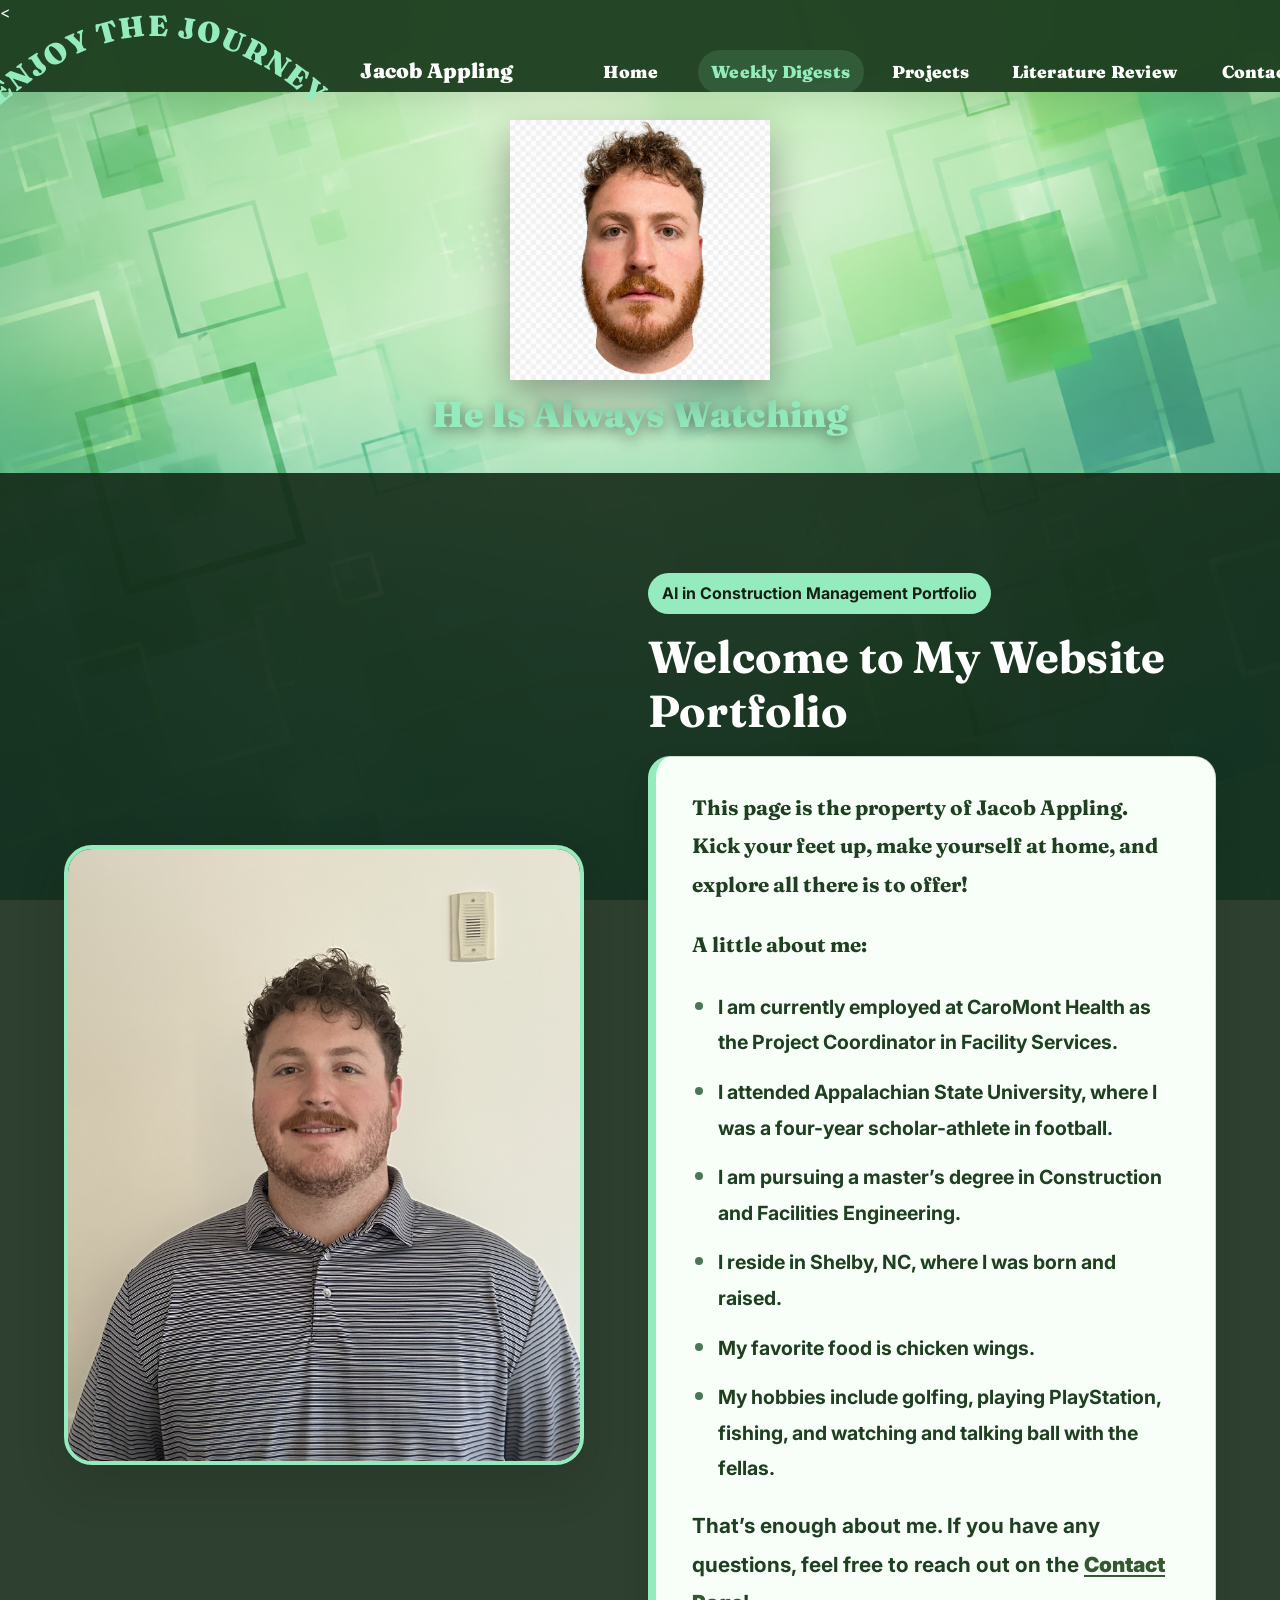
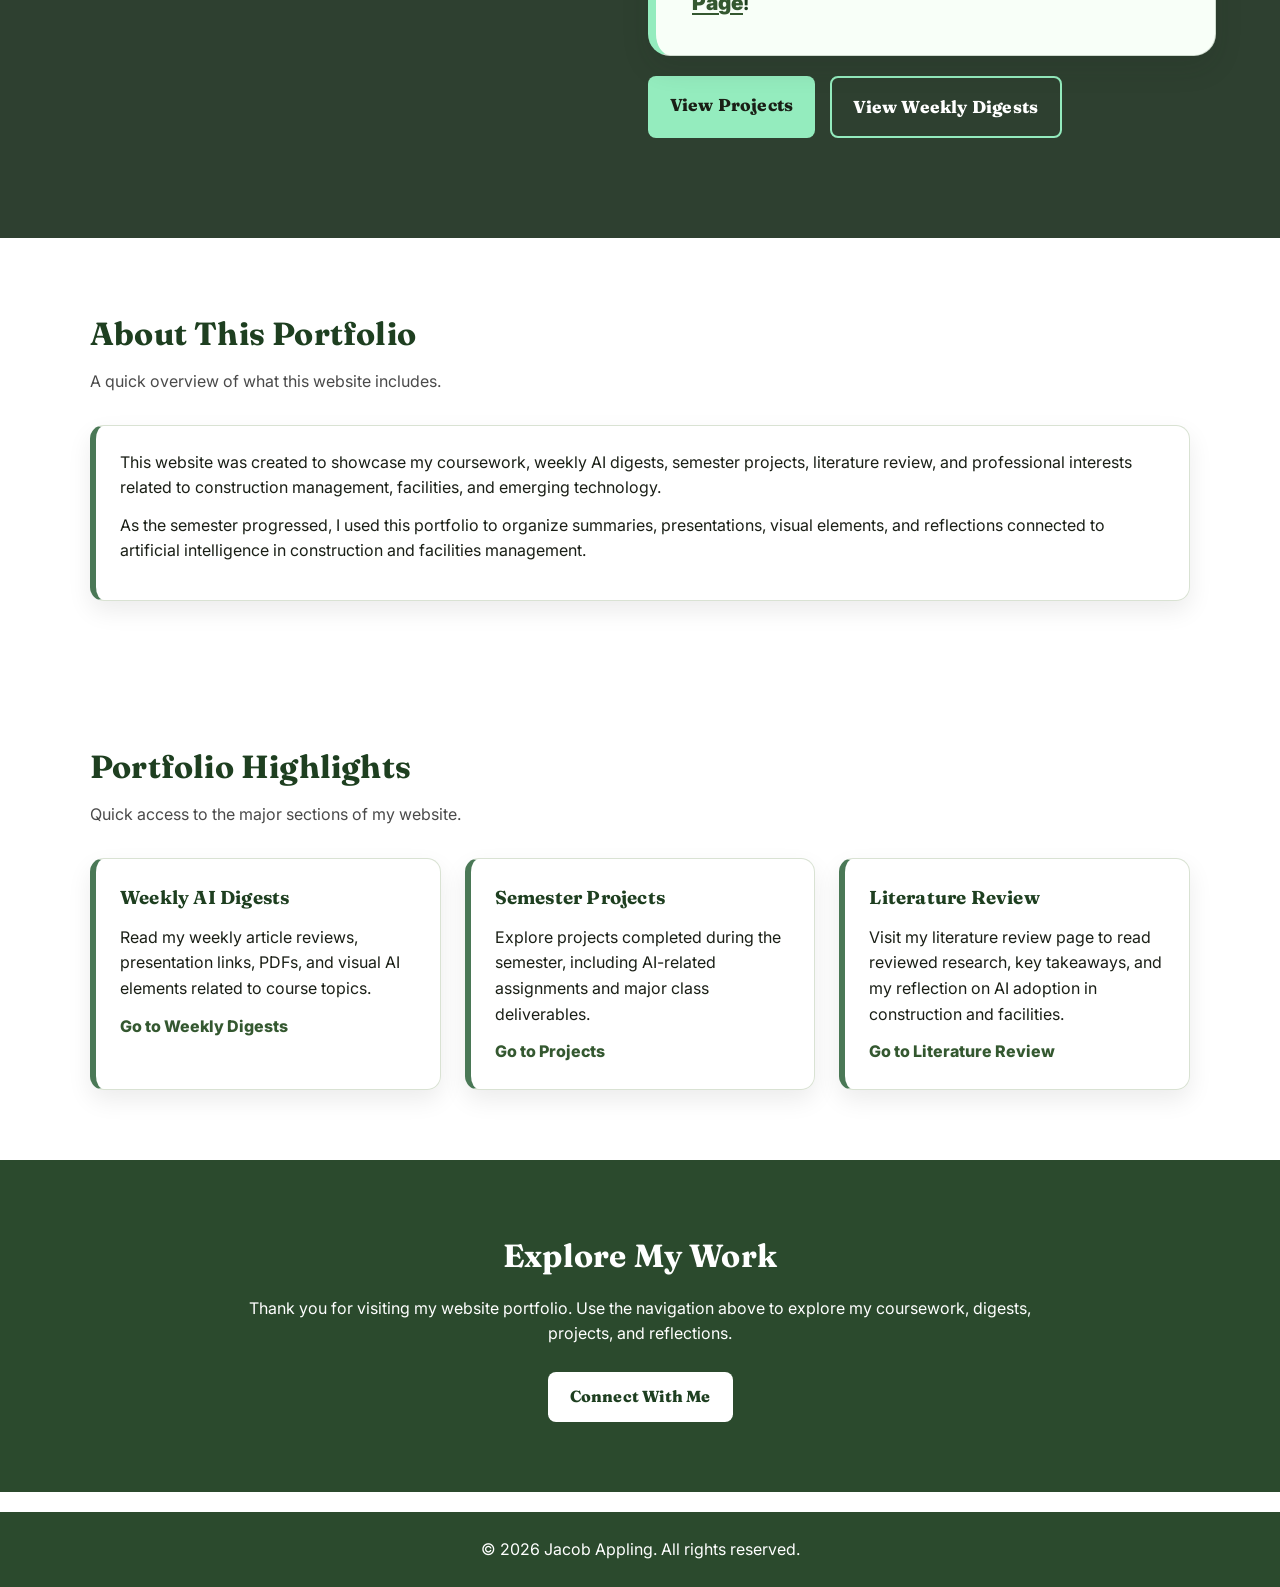
<file: index.html>
<!DOCTYPE html>
<html lang="en">
<head>
  <meta charset="UTF-8" />
  <meta http-equiv="X-UA-Compatible" content="IE=edge" />
  <meta name="viewport" content="width=device-width, initial-scale=1.0" />

  <title>Jacob Appling | Portfolio Home</title>

  <link rel="stylesheet" href="styles.css" />

  <!-- Fonts -->
  <link rel="preconnect" href="https://fonts.googleapis.com">
  <link rel="preconnect" href="https://fonts.gstatic.com" crossorigin>
  <link href="https://fonts.googleapis.com/css2?family=Fraunces:opsz,wght@9..144,700;9..144,800&family=Inter:wght@400;500;600;700&display=swap" rel="stylesheet">

  <style>
    /* =====================================================
       HOMEPAGE WATCHER SECTION
       Built directly into index.html so it overrides styles.css
    ===================================================== */

    #watcher-section {
      background: transparent !important;
      padding: 28px 0 38px !important;
      margin: 0 !important;
    }

    #watcher-section .watcher-container {
      width: 90% !important;
      max-width: 1100px !important;
      margin: 0 auto !important;
      display: flex !important;
      justify-content: center !important;
      align-items: center !important;
      text-align: center !important;
    }

    #watcher-stage {
      width: 280px !important;
      max-width: 280px !important;
      min-height: auto !important;
      height: auto !important;
      margin: 0 auto !important;
      padding: 0 !important;
      display: flex !important;
      flex-direction: column !important;
      justify-content: center !important;
      align-items: center !important;
      background: transparent !important;
      border: none !important;
      box-shadow: none !important;
      overflow: visible !important;
    }

    #watcher-face {
      width: 260px !important;
      max-width: 260px !important;
      height: auto !important;
      max-height: 260px !important;
      object-fit: contain !important;
      display: block !important;
      margin: 0 auto !important;
      background: transparent !important;
      border: none !important;
      box-shadow: none !important;
      filter: drop-shadow(0 16px 20px rgba(0, 0, 0, 0.35)) !important;
      transition: opacity 0.08s ease !important;
      user-select: none !important;
      pointer-events: none !important;
    }

    #watcher-stage .watcher-caption {
      margin-top: 0.95rem !important;
      margin-bottom: 0 !important;
      color: #94ECBE !important;
      font-family: "Fraunces", serif !important;
      font-size: 2.25rem !important;
      font-weight: 900 !important;
      line-height: 1.1 !important;
      text-align: center !important;
      text-shadow: 0 4px 14px rgba(0, 0, 0, 0.45) !important;
      white-space: nowrap !important;
    }

    @media (max-width: 700px) {
      #watcher-section {
        padding: 22px 0 30px !important;
      }

      #watcher-stage {
        width: 210px !important;
        max-width: 210px !important;
      }

      #watcher-face {
        width: 190px !important;
        max-width: 190px !important;
        max-height: 190px !important;
      }

      #watcher-stage .watcher-caption {
        font-size: 1.45rem !important;
        white-space: normal !important;
      }
    }

    /* =====================================================
       HOMEPAGE HERO LAYOUT + INTRO STYLE
    ===================================================== */

    .hero .container,
    .hero-layout {
      max-width: 1450px !important;
    }

    .hero-layout {
      display: grid !important;
      grid-template-columns: minmax(360px, 520px) minmax(520px, 1fr) !important;
      gap: 4rem !important;
      align-items: center !important;
    }

    .hero-photo {
      width: 100% !important;
      max-width: 520px !important;
    }

    .hero-photo img {
      width: 100% !important;
      max-width: 520px !important;
      height: 620px !important;
      object-fit: cover !important;
      object-position: center top !important;
      border-radius: 28px !important;
      display: block !important;
      box-shadow: 0 18px 45px rgba(26, 31, 22, 0.22) !important;
    }

    .hero-intro-card {
      max-width: 850px !important;
      background: #f8fff8 !important;
      border: 1px solid rgba(30, 63, 32, 0.18) !important;
      border-left: 8px solid #94ECBE !important;
      border-radius: 22px !important;
      padding: 2rem 2.25rem !important;
      margin-top: 1.1rem !important;
      box-shadow: 0 12px 28px rgba(26, 31, 22, 0.12) !important;
    }

    .hero-main-welcome {
      font-family: "Fraunces", serif !important;
      font-size: 2.65rem !important;
      line-height: 1.22 !important;
      font-weight: 900 !important;
      color: #1E3F20 !important;
      margin-bottom: 1.35rem !important;
    }

    .hero-sub-intro {
      font-family: "Fraunces", serif !important;
      font-size: 1.55rem !important;
      line-height: 1.4 !important;
      font-weight: 900 !important;
      color: #345830 !important;
      margin-bottom: 0.75rem !important;
    }

    .hero-intro-card p {
      color: #1E3F20 !important;
      font-weight: 700 !important;
    }

    .hero-bio-list {
      padding-left: 1.6rem !important;
      margin: 1.25rem 0 1.35rem !important;
    }

    .hero-bio-list li {
      font-size: 1.22rem !important;
      line-height: 1.8 !important;
      margin-bottom: 0.55rem !important;
      color: #1E3F20 !important;
      font-weight: 700 !important;
    }

    .hero-bio-list li::marker {
      color: #4A7856 !important;
      font-size: 1.25em;
    }

    .hero-closing {
      font-size: 1.3rem !important;
      line-height: 1.8 !important;
      color: #1E3F20 !important;
      font-weight: 800 !important;
      margin-bottom: 0 !important;
    }

    .hero-closing a {
      color: #345830 !important;
      font-weight: 900 !important;
      text-decoration: underline;
      text-decoration-thickness: 2px;
      text-underline-offset: 3px;
    }

    .hero-buttons .btn {
      font-size: 1.08rem !important;
      padding: 0.95rem 1.35rem !important;
    }

    @media (max-width: 1000px) {
      .hero-layout {
        grid-template-columns: 1fr !important;
        gap: 2rem !important;
      }

      .hero-photo {
        max-width: 420px !important;
        margin: 0 auto !important;
      }

      .hero-photo img {
        max-width: 420px !important;
        height: 500px !important;
      }

      .hero-intro-card {
        max-width: 100% !important;
      }
    }

    @media (max-width: 650px) {
      .hero-photo img {
        height: 420px !important;
      }

      .hero-intro-card {
        padding: 1.4rem !important;
      }

      .hero-main-welcome {
        font-size: 1.85rem !important;
      }

      .hero-sub-intro {
        font-size: 1.25rem !important;
      }

      .hero-bio-list li,
      .hero-closing {
        font-size: 1.05rem !important;
      }
    }
  </style>
</head>

<body>
  <header class="site-header">
    <<div class="container nav-container">
  <div class="journey-arch" aria-hidden="true">
  <svg viewBox="0 0 420 180" xmlns="http://www.w3.org/2000/svg">
    <path id="journey-curve" d="M30 145 Q210 -35 390 145" fill="none"/>
    <text>
      <textPath href="#journey-curve" startOffset="50%" text-anchor="middle">
        ENJOY THE JOURNEY
      </textPath>
    </text>
  </svg>
</div>

  <a href="index.html" class="logo">Jacob Appling</a>

      <nav class="navbar">
        <ul class="nav-links">
          <li><a href="index.html">Home</a></li>
          <li><a href="weekly-summaries.html" class="active">Weekly Digests</a></li>
          <li><a href="projects.html">Projects</a></li>
          <li><a href="book-review.html">Literature Review</a></li>
          <li><a href="contact.html">Contact</a></li>
        </ul>
      </nav>

      <button id="menu-toggle" class="menu-toggle" aria-label="Open navigation menu">☰</button>
    </div>
  </header>
  <main>
    <section class="watcher-section" id="watcher-section">
      <div class="container watcher-container">

        <div class="watcher-stage" id="watcher-stage">
          <img
            id="watcher-face"
            class="watcher-face"
            src="images/face-center.png"
            alt="Interactive floating head that follows the mouse"
            style="width:260px !important; max-width:260px !important; height:auto !important; max-height:260px !important; object-fit:contain !important;"
          />

          <p class="watcher-caption">He Is Always Watching</p>
        </div>

      </div>
    </section>

    <section class="hero">
      <div class="container hero-layout">

        <!-- LEFT: photo -->
        <div class="hero-photo">
          <img src="images/headshot.jpg" alt="Jacob Appling headshot" />
        </div>

        <!-- RIGHT: text -->
        <div class="hero-content">
          <p class="hero-tag">AI in Construction Management Portfolio</p>

          <h1>Welcome to My Website Portfolio</h1>

          <div class="hero-intro-card">
            <p class="hero-main-welcome">
              This page is the property of Jacob Appling. Kick your feet up, make yourself
              at home, and explore all there is to offer!
            </p>

            <p class="hero-sub-intro">
              A little about me:
            </p>

            <ul class="hero-bio-list">
              <li>I am currently employed at CaroMont Health as the Project Coordinator in Facility Services.</li>
              <li>I attended Appalachian State University, where I was a four-year scholar-athlete in football.</li>
              <li>I am pursuing a master’s degree in Construction and Facilities Engineering.</li>
              <li>I reside in Shelby, NC, where I was born and raised.</li>
              <li>My favorite food is chicken wings.</li>
              <li>My hobbies include golfing, playing PlayStation, fishing, and watching and talking ball with the fellas.</li>
            </ul>

            <p class="hero-closing">
              That’s enough about me. If you have any questions, feel free to reach out on the
              <a href="contact.html">Contact Page</a>!
            </p>
          </div>

          <div class="hero-buttons">
            <a href="projects.html" class="btn btn-primary">View Projects</a>
            <a href="weekly-summaries.html" class="btn btn-secondary">View Weekly Digests</a>
          </div>
        </div>

      </div>
    </section>

    <section class="section">
      <div class="container">
        <div class="section-heading">
          <h2>About This Portfolio</h2>
          <p>A quick overview of what this website includes.</p>
        </div>

        <div class="card">
          <p>
            This website was created to showcase my coursework, weekly AI digests,
            semester projects, literature review, and professional interests related
            to construction management, facilities, and emerging technology.
          </p>

          <p>
            As the semester progressed, I used this portfolio to organize summaries,
            presentations, visual elements, and reflections connected to artificial
            intelligence in construction and facilities management.
          </p>
        </div>
      </div>
    </section>

    <section class="section alt-section">
      <div class="container">
        <div class="section-heading">
          <h2>Portfolio Highlights</h2>
          <p>Quick access to the major sections of my website.</p>
        </div>

        <div class="card-grid">
          <article class="card">
            <h3>Weekly AI Digests</h3>
            <p>
              Read my weekly article reviews, presentation links, PDFs, and visual AI
              elements related to course topics.
            </p>
            <a href="weekly-summaries.html" class="text-link">Go to Weekly Digests</a>
          </article>

          <article class="card">
            <h3>Semester Projects</h3>
            <p>
              Explore projects completed during the semester, including AI-related
              assignments and major class deliverables.
            </p>
            <a href="projects.html" class="text-link">Go to Projects</a>
          </article>

          <article class="card">
            <h3>Literature Review</h3>
            <p>
              Visit my literature review page to read reviewed research, key takeaways,
              and my reflection on AI adoption in construction and facilities.
            </p>
            <a href="book-review.html" class="text-link">Go to Literature Review</a>
          </article>
        </div>
      </div>
    </section>

    <section class="cta-section">
      <div class="container cta-content">
        <h2>Explore My Work</h2>
        <p>
          Thank you for visiting my website portfolio. Use the navigation above
          to explore my coursework, digests, projects, and reflections.
        </p>
        <a href="contact.html" class="btn btn-light">Connect With Me</a>
      </div>
    </section>
  </main>

  <footer class="site-footer">
    <div class="container">
      <p>&copy; 2026 Jacob Appling. All rights reserved.</p>
    </div>
  </footer>

  <script src="script.js"></script>

  <script>
    const watcherFace = document.getElementById("watcher-face");
    const watcherStage = document.getElementById("watcher-stage");

    const watcherImages = {
      center: "images/face-center.png",
      ten: "images/face-10.png",
      twelve: "images/face-12.png",
      two: "images/face-2.png",
      four: "images/face-4.png",
      six: "images/face-6.png",
      eight: "images/face-8.png"
    };

    Object.values(watcherImages).forEach((src) => {
      const img = new Image();
      img.src = src;
    });

    let currentWatcherImage = watcherImages.center;

    function setWatcherImage(src) {
      if (!watcherFace || currentWatcherImage === src) return;

      currentWatcherImage = src;
      watcherFace.style.opacity = "0.65";

      window.setTimeout(() => {
        watcherFace.src = src;
        watcherFace.style.opacity = "1";
      }, 45);
    }

    function updateWatcherFace(event) {
      if (!watcherStage || !watcherFace) return;

      const rect = watcherStage.getBoundingClientRect();
      const centerX = rect.left + rect.width / 2;
      const centerY = rect.top + rect.height / 2;

      const dx = event.clientX - centerX;
      const dy = event.clientY - centerY;

      const distance = Math.sqrt(dx * dx + dy * dy);
      const centerRadius = Math.min(rect.width, rect.height) * 0.14;

      if (distance < centerRadius) {
        setWatcherImage(watcherImages.center);
        return;
      }

      const angle = Math.atan2(dy, dx) * (180 / Math.PI);

      if (angle >= -120 && angle < -60) {
        setWatcherImage(watcherImages.twelve);
      } else if (angle >= -60 && angle < 0) {
        setWatcherImage(watcherImages.two);
      } else if (angle >= 0 && angle < 60) {
        setWatcherImage(watcherImages.four);
      } else if (angle >= 60 && angle < 120) {
        setWatcherImage(watcherImages.six);
      } else if (angle >= 120 && angle <= 180) {
        setWatcherImage(watcherImages.eight);
      } else {
        setWatcherImage(watcherImages.ten);
      }
    }

    window.addEventListener("mousemove", updateWatcherFace);

    if (watcherStage) {
      watcherStage.addEventListener("mouseleave", () => {
        setWatcherImage(watcherImages.center);
      });
    }
  </script>

</body>
</html>
</file>
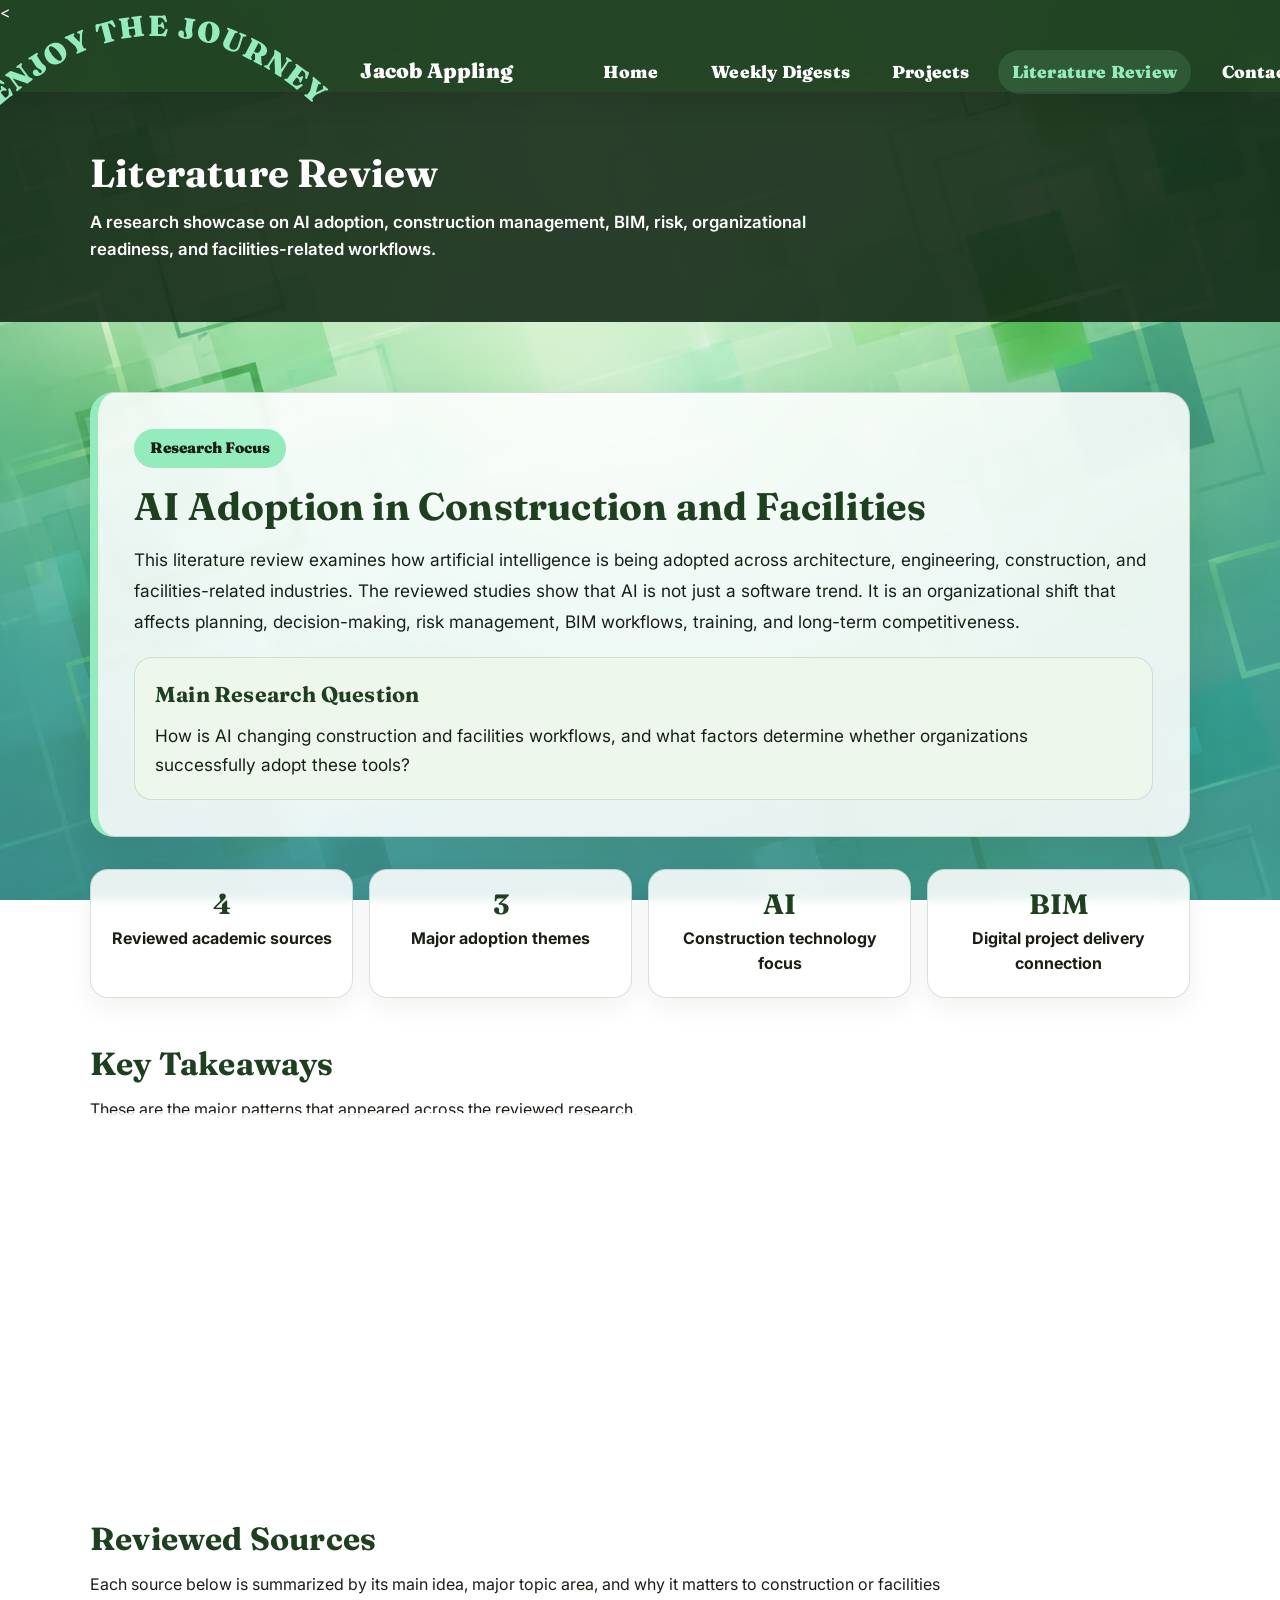
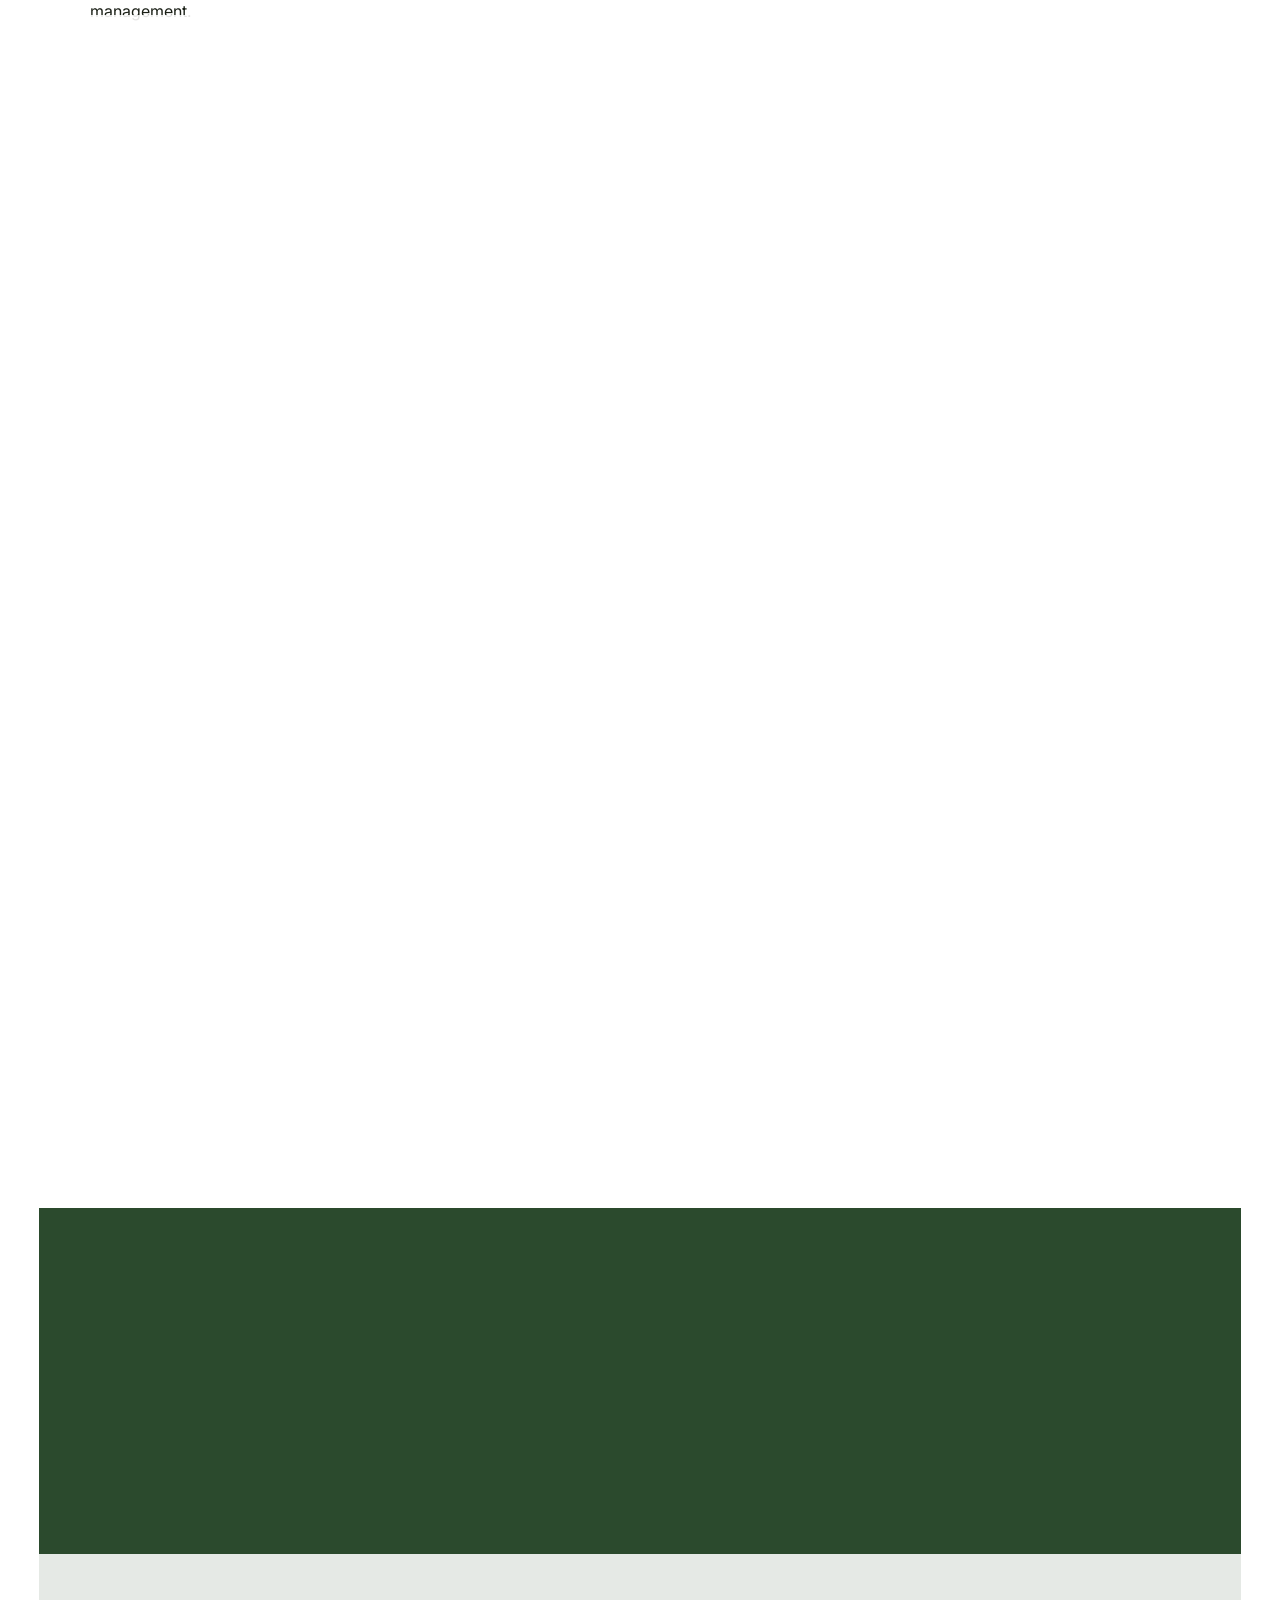
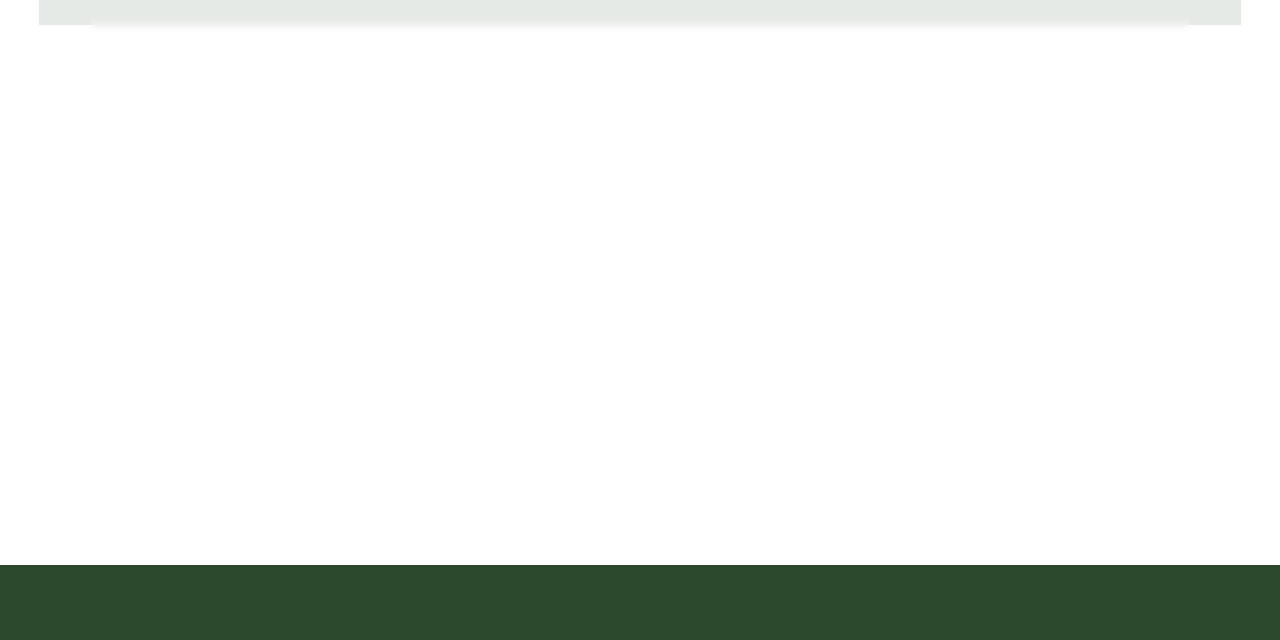
<file: book-review.html>
<!DOCTYPE html>
<html lang="en">
<head>
  <meta charset="UTF-8" />
  <meta http-equiv="X-UA-Compatible" content="IE=edge" />
  <meta name="viewport" content="width=device-width, initial-scale=1.0" />

  <title>Literature Review | Jacob Appling</title>

  <!-- Google Fonts -->
  <link rel="preconnect" href="https://fonts.googleapis.com">
  <link rel="preconnect" href="https://fonts.gstatic.com" crossorigin>
  <link href="https://fonts.googleapis.com/css2?family=Fraunces:opsz,wght@9..144,700;9..144,800&family=Inter:wght@400;500;600;700&display=swap" rel="stylesheet">

  <link rel="stylesheet" href="styles.css" />

  <style>
    /* =====================================================
       LITERATURE REVIEW PAGE CONTENT ONLY
       Header/banner alignment comes from styles.css.
    ===================================================== */

    .review-showcase {
      background: transparent !important;
    }

    .review-hero-card {
      background: rgba(255, 255, 255, 0.92);
      border: 1px solid rgba(30, 63, 32, 0.16);
      border-left: 8px solid #94ECBE;
      border-radius: 24px;
      padding: 2.25rem;
      box-shadow: 0 16px 38px rgba(26, 31, 22, 0.1);
      backdrop-filter: blur(5px);
      -webkit-backdrop-filter: blur(5px);
      margin-bottom: 2rem;
    }

    .review-kicker {
      display: inline-flex;
      width: fit-content;
      background: #94ECBE;
      color: #1A1F16;
      font-family: "Fraunces", serif;
      font-weight: 900;
      border-radius: 999px;
      padding: 0.45rem 1rem;
      font-size: 0.95rem;
      margin-bottom: 1rem;
    }

    .review-hero-card h2 {
      font-family: "Fraunces", serif;
      color: #1E3F20;
      font-size: 2.4rem;
      line-height: 1.15;
      margin-bottom: 1rem;
    }

    .review-hero-card p {
      font-size: 1.08rem;
      line-height: 1.8;
      margin-bottom: 1rem;
    }

    .review-question-box {
      background: #eef7ec;
      border: 1px solid rgba(30, 63, 32, 0.14);
      border-radius: 18px;
      padding: 1.25rem;
      margin-top: 1.25rem;
    }

    .review-question-box h3 {
      font-family: "Fraunces", serif;
      color: #1E3F20;
      font-size: 1.35rem;
      margin-bottom: 0.5rem;
    }

    .review-question-box p {
      margin-bottom: 0;
      line-height: 1.7;
    }

    .review-stats-grid {
      display: grid;
      grid-template-columns: repeat(4, minmax(0, 1fr));
      gap: 1rem;
      margin: 1.5rem 0 2.25rem;
    }

    .review-stat {
      background: rgba(255, 255, 255, 0.9);
      border: 1px solid rgba(30, 63, 32, 0.16);
      border-radius: 18px;
      padding: 1.25rem;
      text-align: center;
      box-shadow: 0 10px 24px rgba(26, 31, 22, 0.06);
      backdrop-filter: blur(5px);
      -webkit-backdrop-filter: blur(5px);
    }

    .review-stat strong {
      display: block;
      font-family: "Fraunces", serif;
      color: #1E3F20;
      font-size: 1.75rem;
      line-height: 1;
      margin-bottom: 0.45rem;
    }

    .review-stat span {
      color: #1A1F16;
      font-weight: 700;
      line-height: 1.4;
    }

    .review-section-heading {
      margin: 2.5rem 0 1.25rem;
    }

    .review-section-heading h2 {
      font-family: "Fraunces", serif;
      color: #1E3F20;
      font-size: 2rem;
      margin-bottom: 0.45rem;
    }

    .review-section-heading p {
      max-width: 850px;
      line-height: 1.7;
      margin-bottom: 0;
    }

    .takeaway-grid {
      display: grid;
      grid-template-columns: repeat(3, minmax(0, 1fr));
      gap: 1.25rem;
      margin-bottom: 2rem;
    }

    .takeaway-card {
      background: rgba(255, 255, 255, 0.92);
      border: 1px solid rgba(30, 63, 32, 0.16);
      border-radius: 20px;
      padding: 1.5rem;
      box-shadow: 0 12px 28px rgba(26, 31, 22, 0.08);
      backdrop-filter: blur(5px);
      -webkit-backdrop-filter: blur(5px);
    }

    .takeaway-icon {
      width: 48px;
      height: 48px;
      border-radius: 50%;
      background: #94ECBE;
      display: flex;
      align-items: center;
      justify-content: center;
      font-size: 1.45rem;
      margin-bottom: 1rem;
    }

    .takeaway-card h3 {
      font-family: "Fraunces", serif;
      color: #1E3F20;
      font-size: 1.35rem;
      margin-bottom: 0.65rem;
    }

    .takeaway-card p {
      line-height: 1.7;
      margin-bottom: 0;
    }

    .source-showcase-grid {
      display: grid;
      grid-template-columns: repeat(2, minmax(0, 1fr));
      gap: 1.5rem;
    }

    .source-showcase-card {
      background: rgba(255, 255, 255, 0.92);
      border: 1px solid rgba(30, 63, 32, 0.16);
      border-left: 6px solid #4A7856;
      border-radius: 20px;
      padding: 1.5rem;
      box-shadow: 0 12px 28px rgba(26, 31, 22, 0.08);
      backdrop-filter: blur(5px);
      -webkit-backdrop-filter: blur(5px);
      display: flex;
      flex-direction: column;
      gap: 0.9rem;
    }

    .source-showcase-card h3 {
      font-family: "Fraunces", serif;
      color: #1E3F20;
      font-size: 1.25rem;
      line-height: 1.35;
      margin: 0;
    }

    .source-authors {
      color: #1A1F16;
      font-weight: 700;
      margin: 0;
      line-height: 1.6;
    }

    .source-tags {
      display: flex;
      flex-wrap: wrap;
      gap: 0.45rem;
    }

    .source-tags span {
      background: #eef7ec;
      color: #1E3F20;
      border: 1px solid rgba(30, 63, 32, 0.14);
      border-radius: 999px;
      padding: 0.35rem 0.7rem;
      font-family: "Fraunces", serif;
      font-size: 0.82rem;
      font-weight: 900;
    }

    .source-summary {
      line-height: 1.7;
      margin: 0;
    }

    .why-it-matters {
      background: #eef7ec;
      border-radius: 16px;
      padding: 1rem;
      border: 1px solid rgba(30, 63, 32, 0.14);
      margin-top: auto;
    }

    .why-it-matters strong {
      display: block;
      color: #1E3F20;
      font-family: "Fraunces", serif;
      margin-bottom: 0.35rem;
    }

    .why-it-matters p {
      margin: 0;
      line-height: 1.65;
    }

    .synthesis-panel {
      background: rgba(30, 63, 32, 0.94);
      color: #ffffff;
      border-radius: 24px;
      padding: 2rem;
      margin-top: 2.5rem;
      box-shadow: 0 14px 34px rgba(26, 31, 22, 0.14);
      backdrop-filter: blur(5px);
      -webkit-backdrop-filter: blur(5px);
    }

    .synthesis-panel h2 {
      color: #94ECBE;
      font-family: "Fraunces", serif;
      font-size: 2rem;
      margin-bottom: 1rem;
    }

    .synthesis-panel p {
      line-height: 1.8;
      font-size: 1.05rem;
      margin-bottom: 1rem;
    }

    .reflection-card {
      background: rgba(255, 255, 255, 0.92);
      border: 1px solid rgba(30, 63, 32, 0.16);
      border-left: 8px solid #94ECBE;
      border-radius: 24px;
      padding: 2rem;
      margin-top: 2rem;
      box-shadow: 0 14px 34px rgba(26, 31, 22, 0.1);
      backdrop-filter: blur(5px);
      -webkit-backdrop-filter: blur(5px);
    }

    .reflection-card h2 {
      color: #1E3F20;
      font-family: "Fraunces", serif;
      font-size: 2rem;
      margin-bottom: 1rem;
    }

    .reflection-card p {
      line-height: 1.8;
      font-size: 1.05rem;
      margin-bottom: 1rem;
    }

    @media (max-width: 1000px) {
      .review-stats-grid,
      .takeaway-grid {
        grid-template-columns: repeat(2, minmax(0, 1fr));
      }

      .source-showcase-grid {
        grid-template-columns: 1fr;
      }
    }

    @media (max-width: 700px) {
      .review-hero-card,
      .reflection-card,
      .synthesis-panel {
        padding: 1.35rem;
      }

      .review-hero-card h2,
      .review-section-heading h2,
      .synthesis-panel h2,
      .reflection-card h2 {
        font-size: 1.55rem;
      }

      .review-stats-grid,
      .takeaway-grid {
        grid-template-columns: 1fr;
      }

      .source-showcase-card {
        padding: 1.25rem;
      }
    }
  </style>
</head>

 <header class="site-header">
    <<div class="container nav-container">
  <div class="journey-arch" aria-hidden="true">
  <svg viewBox="0 0 420 180" xmlns="http://www.w3.org/2000/svg">
    <path id="journey-curve" d="M30 145 Q210 -35 390 145" fill="none"/>
    <text>
      <textPath href="#journey-curve" startOffset="50%" text-anchor="middle">
        ENJOY THE JOURNEY
      </textPath>
    </text>
  </svg>
</div>

  <a href="index.html" class="logo">Jacob Appling</a>
      <nav class="navbar">
        <ul class="nav-links">
  <li><a href="index.html">Home</a></li>
  <li><a href="weekly-summaries.html">Weekly Digests</a></li>
  <li><a href="projects.html">Projects</a></li>
  <li><a href="book-review.html" class="active">Literature Review</a></li>
  <li><a href="contact.html" >Contact</a></li>
</ul>
      </nav>

      <button id="menu-toggle" class="menu-toggle" aria-label="Open navigation menu">☰</button>
    </div>
  </header>

  <main>
    <section class="page-banner">
      <div class="container">
        <h1>Literature Review</h1>
        <p>
          A research showcase on AI adoption, construction management, BIM, risk,
          organizational readiness, and facilities-related workflows.
        </p>
      </div>
    </section>

    <section class="section review-showcase">
      <div class="container">

        <article class="review-hero-card">
          <span class="review-kicker">Research Focus</span>

          <h2>AI Adoption in Construction and Facilities</h2>

          <p>
            This literature review examines how artificial intelligence is being adopted across
            architecture, engineering, construction, and facilities-related industries. The reviewed
            studies show that AI is not just a software trend. It is an organizational shift that
            affects planning, decision-making, risk management, BIM workflows, training, and
            long-term competitiveness.
          </p>

          <div class="review-question-box">
            <h3>Main Research Question</h3>
            <p>
              How is AI changing construction and facilities workflows, and what factors determine
              whether organizations successfully adopt these tools?
            </p>
          </div>
        </article>

        <div class="review-stats-grid">
          <div class="review-stat">
            <strong>4</strong>
            <span>Reviewed academic sources</span>
          </div>

          <div class="review-stat">
            <strong>3</strong>
            <span>Major adoption themes</span>
          </div>

          <div class="review-stat">
            <strong>AI</strong>
            <span>Construction technology focus</span>
          </div>

          <div class="review-stat">
            <strong>BIM</strong>
            <span>Digital project delivery connection</span>
          </div>
        </div>

        <div class="review-section-heading">
          <h2>Key Takeaways</h2>
          <p>
            These are the major patterns that appeared across the reviewed research.
          </p>
        </div>

        <div class="takeaway-grid">
          <article class="takeaway-card">
            <div class="takeaway-icon">🏗️</div>
            <h3>AI Must Solve Real Project Problems</h3>
            <p>
              AI adoption is strongest when tools improve planning, scheduling, safety monitoring,
              forecasting, BIM coordination, decision-support, or document-heavy workflows.
            </p>
          </article>

          <article class="takeaway-card">
            <div class="takeaway-icon">🤝</div>
            <h3>Trust and Usability Matter</h3>
            <p>
              Construction professionals are more likely to use AI when they see the tool as useful,
              easy to understand, compatible with existing workflows, and worth trusting.
            </p>
          </article>

          <article class="takeaway-card">
            <div class="takeaway-icon">📈</div>
            <h3>Adoption Is a Maturity Process</h3>
            <p>
              AI implementation requires training, leadership, data governance, policy, and a
              willingness to manage risk before tools become fully embedded in daily operations.
            </p>
          </article>
        </div>

        <div class="review-section-heading">
          <h2>Reviewed Sources</h2>
          <p>
            Each source below is summarized by its main idea, major topic area, and why it matters
            to construction or facilities management.
          </p>
        </div>

        <div class="source-showcase-grid">

          <article class="source-showcase-card">
            <div class="source-tags">
              <span>Project Management</span>
              <span>Scheduling</span>
              <span>Decision-Support</span>
            </div>

            <h3>
              Artificial Intelligence in Construction Project Management: A Structured Literature
              Review of Its Evolution in Application and Future Trends
            </h3>

            <p class="source-authors">
              Authors: Y. Adebayo, P. Udoh, X. B. Kamudyariwa, and O. A. Osobajo
            </p>

            <p class="source-summary">
              This study explains how AI is being used in construction project management,
              especially in planning, monitoring, control, forecasting, scheduling, safety monitoring,
              and decision-support.
            </p>

            <div class="why-it-matters">
              <strong>Why it matters:</strong>
              <p>
                The strongest AI applications are the ones that create measurable value in real
                project environments, not just impressive demonstrations.
              </p>
            </div>
          </article>

          <article class="source-showcase-card">
            <div class="source-tags">
              <span>Adoption</span>
              <span>Trust</span>
              <span>Technology Acceptance</span>
            </div>

            <h3>
              Artificial Intelligence (AI)-Based Technology Adoption in the Construction Industry:
              A Cross-National Perspective Using the Technology Acceptance Model
            </h3>

            <p class="source-authors">
              Authors: S. Na, S. Heo, W. Choi, C. Kim, and S. W. Whang
            </p>

            <p class="source-summary">
              This article focuses on why construction professionals accept or reject AI-based tools.
              Using the Technology Acceptance Model, the authors argue that adoption depends on
              perceived usefulness, ease of use, and fit with existing work practices.
            </p>

            <div class="why-it-matters">
              <strong>Why it matters:</strong>
              <p>
                Even powerful tools will not succeed if workers do not trust them, understand them,
                or see how they fit into daily construction workflows.
              </p>
            </div>
          </article>

          <article class="source-showcase-card">
            <div class="source-tags">
              <span>BIM</span>
              <span>Circularity</span>
              <span>Organizational Maturity</span>
            </div>

            <h3>
              Advancing AI-Powered BIM for Circularity in Construction in the UK and Turkiye:
              State-of-the-Art Review and Capability Maturity Modelling
            </h3>

            <p class="source-authors">
              Authors: T. Omotayo, A. M. Tanyer, J. Deng, A. Kaima, A. Akponeware,
              M. K. Pekericli, S. Shikder, and M. Ogunnusi
            </p>

            <p class="source-summary">
              This study connects AI-powered BIM with circular economy goals and organizational
              maturity. The authors explain that adoption is shaped by integration, technology
              development, government support, education, incentives, industry readiness, and culture.
            </p>

            <div class="why-it-matters">
              <strong>Why it matters:</strong>
              <p>
                AI adoption happens in stages and depends on more than simply buying advanced
                software. Organizations need readiness, process alignment, and digital maturity.
              </p>
            </div>
          </article>

          <article class="source-showcase-card">
            <div class="source-tags">
              <span>Risk Management</span>
              <span>Generative AI</span>
              <span>Governance</span>
            </div>

            <h3>
              Generative AI in Construction Risk Management: A Bibliometric Analysis of the
              Associated Benefits and Risks
            </h3>

            <p class="source-authors">
              Authors: M. A. H. Mohamed, M. K. S. Al-Mhdawi, U. Ojiako, N. Dacre,
              A. Qazi, and F. Rahimian
            </p>

            <p class="source-summary">
              This article reviews the fast-growing interest in generative AI for construction risk
              management. It highlights improved prediction, adaptive response, decision support, and
              information processing, while recognizing concerns related to data security, privacy,
              performance, compliance, and responsible implementation.
            </p>

            <div class="why-it-matters">
              <strong>Why it matters:</strong>
              <p>
                AI may help project teams better anticipate and manage risk, but responsible use
                requires governance, privacy protection, and human review.
              </p>
            </div>
          </article>

        </div>

        <article class="synthesis-panel">
          <h2>Overall Synthesis</h2>

          <p>
            Across the reviewed studies, AI appears most valuable when it supports existing
            construction workflows instead of replacing professional judgment. The research points
            toward a future where AI helps teams organize information, forecast issues, support
            decisions, and improve coordination.
          </p>

          <p>
            However, adoption depends heavily on people, process, and leadership. Organizations
            need clear policies, training, trustworthy tools, data governance, and a practical reason
            to use AI before the technology can become a normal part of project delivery.
          </p>
        </article>

        <article class="reflection-card">
          <h2>My Reflection</h2>

          <p>
            This literature review helped me understand that AI in construction is not just about
            using new technology. It is also about how construction companies, facility teams, and
            project managers adapt to change. The most useful AI tools appear to be the ones that
            support real project needs, such as improving schedules, tracking risk, organizing
            project information, and helping teams make better decisions.
          </p>

          <p>
            As someone interested in construction management, facilities, BIM, and healthcare
            construction, this topic connects directly to my professional goals. AI could become a
            valuable tool for project coordinators, project managers, and facilities teams, but only
            if organizations provide proper training and create clear processes for using it
            responsibly.
          </p>

          <p>
            Overall, I learned that AI adoption should be viewed as both a technology opportunity
            and a leadership challenge. The companies that benefit most from AI will likely be the
            ones that combine strong tools with good training, clear policies, and a culture that is
            open to innovation.
          </p>
        </article>

      </div>
    </section>
  </main>

  <footer class="site-footer">
    <div class="container">
      <p>&copy; 2026 Jacob Appling. All rights reserved.</p>
    </div>
  </footer>

  <script src="script.js"></script>
<body class="header-nudge-page">
</html>
</file>
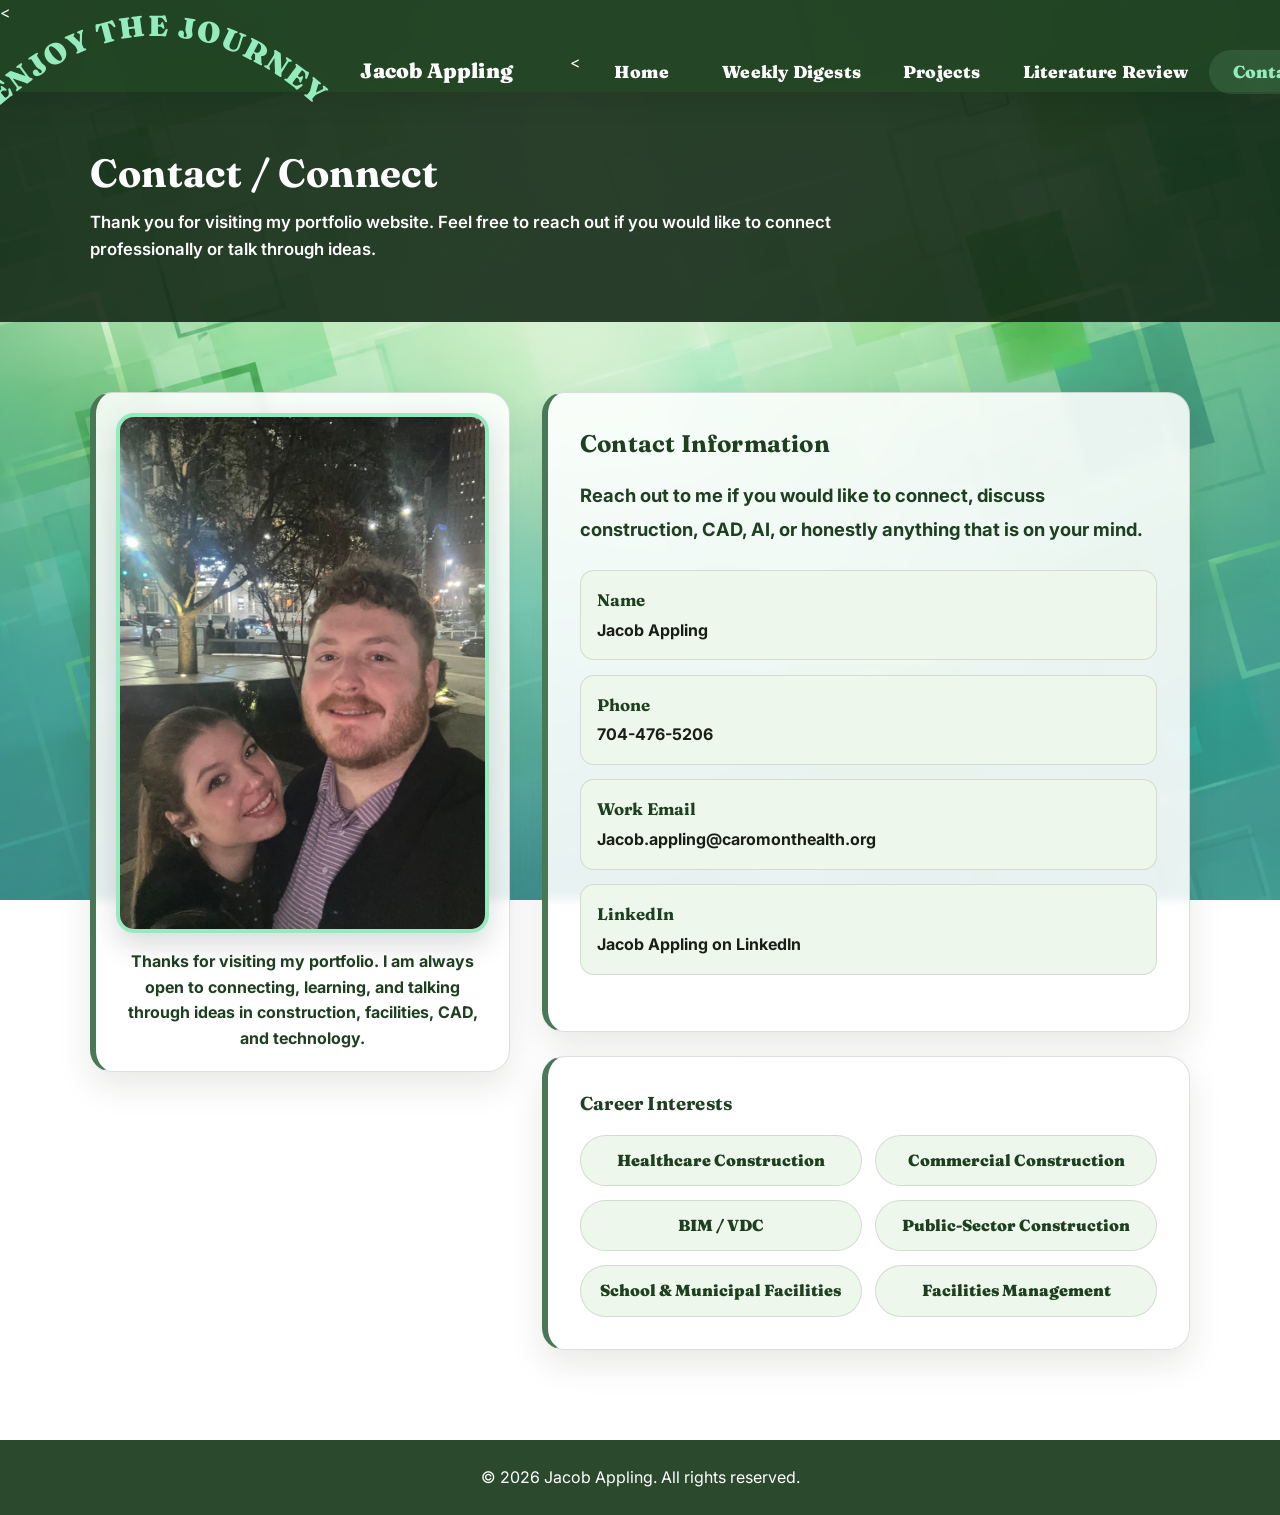
<file: contact.html>
<!DOCTYPE html>
<html lang="en">
<head>
  <meta charset="UTF-8" />
  <meta http-equiv="X-UA-Compatible" content="IE=edge" />
  <meta name="viewport" content="width=device-width, initial-scale=1.0" />

  <title>Contact | Jacob Appling</title>

  <!-- Google Fonts -->
  <link rel="preconnect" href="https://fonts.googleapis.com">
  <link rel="preconnect" href="https://fonts.gstatic.com" crossorigin>
  <link href="https://fonts.googleapis.com/css2?family=Fraunces:opsz,wght@9..144,700;9..144,800&family=Inter:wght@400;500;600;700&display=swap" rel="stylesheet">

  <link rel="stylesheet" href="styles.css" />

  <style>
    /* =====================================================
       CONTACT PAGE CUSTOM STYLING
       This does NOT touch the header or page banner.
    ===================================================== */

    .contact-layout {
      display: grid;
      grid-template-columns: minmax(280px, 420px) 1fr;
      gap: 2rem;
      align-items: start;
    }

    .contact-photo-card {
      background: rgba(255, 255, 255, 0.9);
      border: 1px solid rgba(30, 63, 32, 0.16);
      border-left: 6px solid #4A7856;
      border-radius: 22px;
      padding: 1.25rem;
      box-shadow: 0 14px 34px rgba(26, 31, 22, 0.1);
      backdrop-filter: blur(5px);
      -webkit-backdrop-filter: blur(5px);
    }

    .contact-photo-card img {
      width: 100%;
      height: 520px;
      object-fit: cover;
      object-position: center top;
      border-radius: 18px;
      border: 4px solid #94ECBE;
      box-shadow: 0 12px 28px rgba(26, 31, 22, 0.16);
    }

    .contact-photo-caption {
      margin-top: 1rem;
      color: #1E3F20;
      font-weight: 700;
      line-height: 1.6;
      text-align: center;
    }

    .contact-card {
      background: rgba(255, 255, 255, 0.9);
      border: 1px solid rgba(30, 63, 32, 0.16);
      border-left: 6px solid #4A7856;
      border-radius: 22px;
      padding: 2rem;
      box-shadow: 0 14px 34px rgba(26, 31, 22, 0.1);
      backdrop-filter: blur(5px);
      -webkit-backdrop-filter: blur(5px);
    }

    .contact-card h2,
    .contact-card h3 {
      color: #1E3F20;
      margin-bottom: 1rem;
    }

    .contact-intro {
      font-size: 1.15rem;
      line-height: 1.8;
      color: #1E3F20;
      font-weight: 700;
      margin-bottom: 1.5rem;
    }

    .contact-info-list {
      display: grid;
      gap: 0.9rem;
      margin: 1.25rem 0 1.5rem;
    }

    .contact-info-item {
      background: #eef7ec;
      border: 1px solid rgba(30, 63, 32, 0.14);
      border-radius: 14px;
      padding: 1rem;
    }

    .contact-info-item strong {
      display: block;
      color: #1E3F20;
      font-family: "Fraunces", serif;
      font-size: 1.05rem;
      margin-bottom: 0.25rem;
    }

    .contact-info-item a,
    .contact-info-item span {
      color: #1A1F16;
      font-weight: 700;
      text-decoration: none;
      word-break: break-word;
    }

    .contact-info-item a:hover {
      color: #1E3F20;
      text-decoration: underline;
    }

    .interest-grid {
      display: grid;
      grid-template-columns: repeat(2, minmax(0, 1fr));
      gap: 0.85rem;
      margin-top: 1rem;
    }

    .interest-pill {
      background: #eef7ec;
      border: 1px solid rgba(30, 63, 32, 0.14);
      border-radius: 999px;
      padding: 0.75rem 1rem;
      color: #1E3F20;
      font-family: "Fraunces", serif;
      font-weight: 900;
      text-align: center;
    }

    @media (max-width: 900px) {
      .contact-layout {
        grid-template-columns: 1fr;
      }

      .contact-photo-card img {
        height: 460px;
      }
    }

    @media (max-width: 700px) {
      .contact-card {
        padding: 1.35rem;
      }

      .contact-photo-card img {
        height: 380px;
      }

      .interest-grid {
        grid-template-columns: 1fr;
      }

      .contact-intro {
        font-size: 1rem;
      }
    }
  </style>
</head>

<body>
  <header class="site-header">
    <<div class="container nav-container">
  <div class="journey-arch" aria-hidden="true">
  <svg viewBox="0 0 420 180" xmlns="http://www.w3.org/2000/svg">
    <path id="journey-curve" d="M30 145 Q210 -35 390 145" fill="none"/>
    <text>
      <textPath href="#journey-curve" startOffset="50%" text-anchor="middle">
        ENJOY THE JOURNEY
      </textPath>
    </text>
  </svg>
</div>

  <a href="index.html" class="logo">Jacob Appling</a>
      <nav class="navbar">
        <<ul class="nav-links">
  <li><a href="index.html">Home</a></li>
  <li><a href="weekly-summaries.html">Weekly Digests</a></li>
  <li><a href="projects.html">Projects</a></li>
  <li><a href="book-review.html">Literature Review</a></li>
  <li><a href="contact.html" class="active">Contact</a></li>
</ul>
      </nav>

      <button id="menu-toggle" class="menu-toggle" aria-label="Open navigation menu">☰</button>
    </div>
  </header>

  <main>
    <section class="page-banner">
      <div class="banner-inner">
        <h1>Contact / Connect</h1>
        <p>
          Thank you for visiting my portfolio website. Feel free to reach out if you would
          like to connect professionally or talk through ideas.
        </p>
      </div>
    </section>

    <section class="section">
      <div class="container">

        <div class="contact-layout">

          <aside class="contact-photo-card">
            <img src="images/contact-photo.jpg" alt="Jacob Appling in uptown Charlotte" />
            <p class="contact-photo-caption">
              Thanks for visiting my portfolio. I am always open to connecting, learning,
              and talking through ideas in construction, facilities, CAD, and technology.
            </p>
          </aside>

          <div>
            <div class="contact-card">
              <h2>Contact Information</h2>

              <p class="contact-intro">
                Reach out to me if you would like to connect, discuss construction, CAD,
                AI, or honestly anything that is on your mind.
              </p>

              <div class="contact-info-list">
                <div class="contact-info-item">
                  <strong>Name</strong>
                  <span>Jacob Appling</span>
                </div>

                <div class="contact-info-item">
                  <strong>Phone</strong>
                  <a href="tel:7044765206">704-476-5206</a>
                </div>

                <div class="contact-info-item">
                  <strong>Work Email</strong>
                  <a href="mailto:Jacob.appling@caromonthealth.org">Jacob.appling@caromonthealth.org</a>
                </div>

                <div class="contact-info-item">
                  <strong>LinkedIn</strong>
                  <a href="https://www.linkedin.com/in/jacob-appling-3192b119a" target="_blank">
                    Jacob Appling on LinkedIn
                  </a>
                </div>
              </div>
            </div>

            <div class="contact-card two-spacer">
              <h3>Career Interests</h3>

              <div class="interest-grid">
                <div class="interest-pill">Healthcare Construction</div>
                <div class="interest-pill">Commercial Construction</div>
                <div class="interest-pill">BIM / VDC</div>
                <div class="interest-pill">Public-Sector Construction</div>
                <div class="interest-pill">School & Municipal Facilities</div>
                <div class="interest-pill">Facilities Management</div>
              </div>
            </div>
          </div>

        </div>

      </div>
    </section>
  </main>

  <footer class="site-footer">
    <div class="container">
      <p>&copy; 2026 Jacob Appling. All rights reserved.</p>
    </div>
  </footer>

  <script src="script.js"></script>
</body>
</html>
</file>
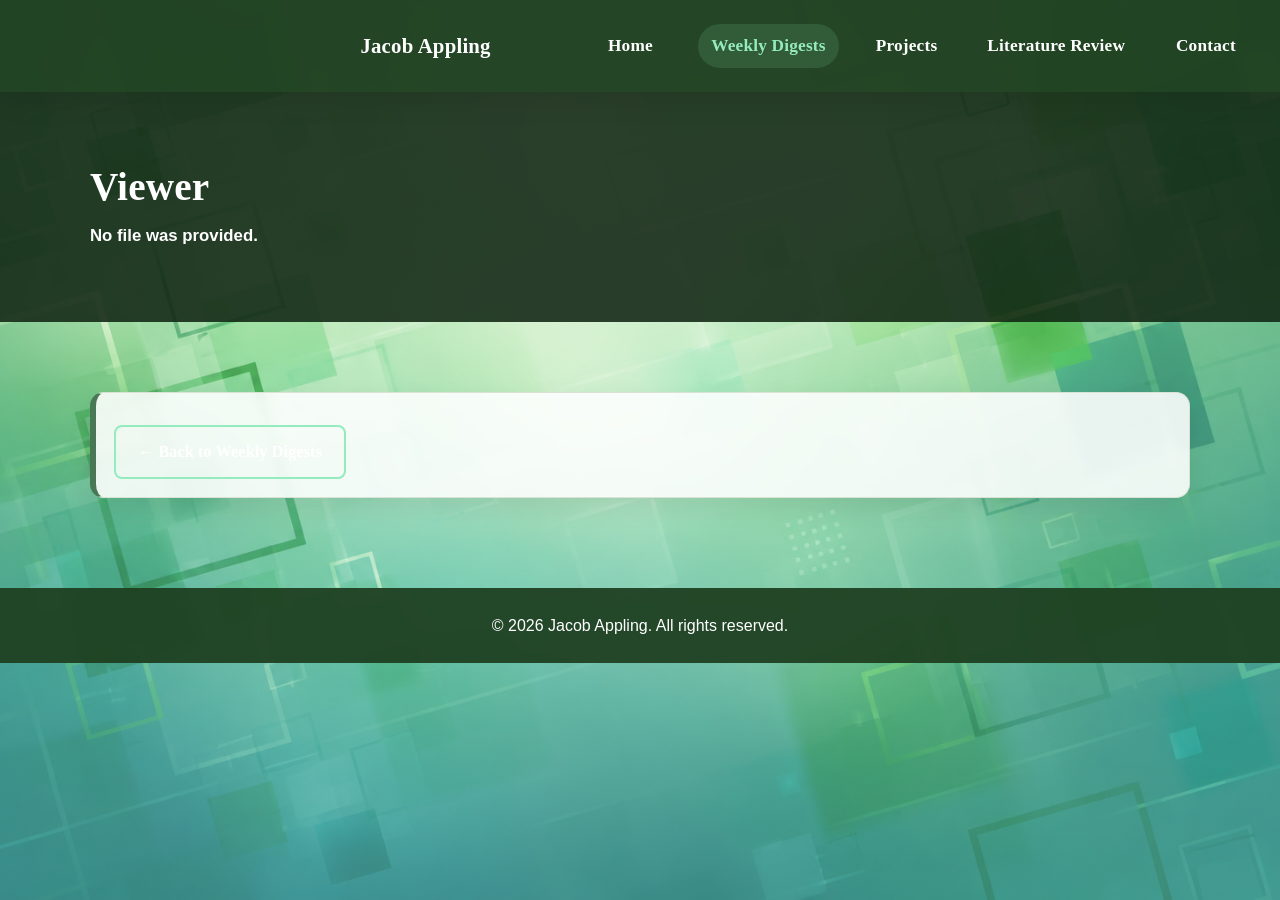
<file: viewer.html>
<!DOCTYPE html>
<html lang="en">
<head>
  <meta charset="UTF-8" />
  <meta http-equiv="X-UA-Compatible" content="IE=edge" />
  <meta name="viewport" content="width=device-width, initial-scale=1.0" />
  <title>Viewer | Jacob Appling</title>
  <link rel="stylesheet" href="styles.css" />
</head>
<body>
  <header class="site-header">
    <div class="container nav-container">
      <a href="index.html" class="logo">Jacob Appling</a>

      <nav class="navbar">
        <ul class="nav-links">
          <li><a href="index.html">Home</a></li>
          <li><a href="weekly-summaries.html" class="active">Weekly Digests</a></li>
          <li><a href="projects.html">Projects</a></li>
          <li><a href="book-review.html">Literature Review</a></li>
          <li><a href="contact.html">Contact</a></li>
        </ul>
      </nav>

      <button id="menu-toggle" class="menu-toggle" aria-label="Open navigation menu">☰</button>
    </div>
  </header>

  <main>
    <section class="page-banner">
      <div class="container">
        <h1 id="viewer-title">Viewer</h1>
        <p id="viewer-subtitle">Loading content…</p>
      </div>
    </section>

    <section class="section">
      <div class="container">
        <div class="card viewer-card">
          <!-- PDF Viewer -->
          <iframe id="pdf-frame" class="viewer-frame" title="PDF Viewer" loading="lazy"></iframe>

          <!-- Video Viewer -->
          <video id="video-player" class="viewer-video" controls preload="metadata">
            <source id="video-source" src="" type="video/mp4" />
            Your browser does not support the video tag.
          </video>

          <div class="viewer-actions">
            <a href="weekly-summaries.html" class="btn btn-secondary">← Back to Weekly Digests</a>
          </div>
        </div>
      </div>
    </section>
  </main>

  <footer class="site-footer">
    <div class="container">
      <p>&copy; 2026 Jacob Appling. All rights reserved.</p>
    </div>
  </footer>

  <script src="script.js"></script>

  <script>
    // Read query params like: viewer.html?type=pdf&title=Week%202%20Summary&src=files/Week2_DOC.pdf
    const params = new URLSearchParams(window.location.search);
    const type = params.get("type");
    const title = params.get("title") || "Viewer";
    const src = params.get("src");

    const viewerTitle = document.getElementById("viewer-title");
    const viewerSubtitle = document.getElementById("viewer-subtitle");

    const pdfFrame = document.getElementById("pdf-frame");
    const videoPlayer = document.getElementById("video-player");
    const videoSource = document.getElementById("video-source");

    viewerTitle.textContent = title;

    // Hide both first
    pdfFrame.style.display = "none";
    videoPlayer.style.display = "none";

    if (!src) {
      viewerSubtitle.textContent = "No file was provided.";
    } else if (type === "pdf") {
      viewerSubtitle.textContent = "Viewing embedded PDF.";
      pdfFrame.src = src;
      pdfFrame.style.display = "block";
    } else if (type === "video") {
      viewerSubtitle.textContent = "Viewing embedded video.";
      videoSource.src = src;
      videoPlayer.load();
      videoPlayer.style.display = "block";
    } else {
      viewerSubtitle.textContent = "Unknown content type.";
    }
  </script>
</body>
</html>
</file>
<file: styles.css>
/* =====================================================
   JACOB APPLING PORTFOLIO - CLEAN GLOBAL STYLES
   Replace the entire styles.css file with this.
===================================================== */

/* =========================
   Theme + Variables
========================= */
:root {
  --color-dark: #1A1F16;
  --color-primary: #1E3F20;
  --color-secondary: #345830;
  --color-muted: #4A7856;
  --color-accent: #94ECBE;

  --color-light: #F5F7F2;
  --color-white: #FFFFFF;
  --color-text: #1A1F16;
  --color-border: #d9e2d3;

  --shadow: 0 10px 25px rgba(0, 0, 0, 0.08);
  --shadow-strong: 0 14px 34px rgba(26, 31, 22, 0.12);

  --header-height: 92px;
  --mobile-header-height: 58px;
  --banner-height: 230px;
}

/* =========================
   Reset + Base
========================= */
* {
  margin: 0;
  padding: 0;
  box-sizing: border-box;
}

html {
  scroll-behavior: smooth;
  min-height: 100%;
}

body {
  min-height: 100vh;
  font-family: "Inter", Arial, Helvetica, sans-serif;
  color: var(--color-text);
  line-height: 1.6;
  background-image:
    linear-gradient(rgba(245, 247, 242, 0.18), rgba(245, 247, 242, 0.18)),
    url("images/site-background.png");
  background-size: cover;
  background-position: center center;
  background-repeat: no-repeat;
  background-attachment: fixed;
}

h1,
h2,
h3,
h4,
h5,
h6,
.logo,
.nav-links a,
.navbar a,
.btn {
  font-family: "Fraunces", serif !important;
  letter-spacing: 0.2px;
}

img {
  max-width: 100%;
  display: block;
}

a {
  color: inherit;
}

.container {
  width: 90%;
  max-width: 1100px;
  margin: 0 auto;
}

main,
.section,
.alt-section,
.digest-showcase-section,
.literature-review-page,
.review-showcase {
  background: transparent !important;
}

.section {
  padding: 70px 0;
}

.two-spacer {
  margin-top: 24px;
}

/* =====================================================
   GLOBAL HEADER / NAVIGATION
===================================================== */
.site-header {
  height: var(--header-height);
  min-height: var(--header-height);
  max-height: var(--header-height);
  background-color: rgba(30, 63, 32, 0.96);
  color: var(--color-white);
  position: sticky;
  top: 0;
  z-index: 1000;
  overflow: visible;
  box-shadow: var(--shadow);
  backdrop-filter: blur(5px);
  -webkit-backdrop-filter: blur(5px);
}

.nav-container {
  width: 94%;
  max-width: 1500px;
  height: var(--header-height);
  min-height: var(--header-height);
  max-height: var(--header-height);
  margin: 0 auto;
  padding: 0 2rem;
  display: flex;
  align-items: center;
  justify-content: space-between;
  position: relative;
}

/* =========================
   Curved Header Text
========================= */
.journey-arch {
  position: absolute;
  left: -90px;
  top: -45px;
  width: 420px;
  height: 180px;
  pointer-events: none;
  z-index: 1;
}

.journey-arch svg {
  width: 100%;
  height: 100%;
  overflow: visible;
}

.journey-arch text {
  font-family: "Fraunces", serif;
  font-size: 29px;
  font-weight: 900;
  letter-spacing: 1.5px;
  fill: var(--color-accent);
}

/* =========================
   Logo + Nav Tabs
========================= */
.logo {
  position: relative;
  z-index: 3;
  margin-left: 290px;
  min-width: 210px;
  font-size: 1.3rem;
  line-height: 1;
  color: var(--color-white);
  text-decoration: none;
  font-weight: 900;
  white-space: nowrap;
}

.navbar {
  flex: 1;
  display: flex;
  justify-content: flex-end;
}

.nav-links {
  display: flex;
  align-items: center;
  justify-content: flex-end;
  gap: 0.45rem;
  margin: 0;
  padding: 0;
  list-style: none;
}

.nav-links a {
  display: flex;
  align-items: center;
  justify-content: center;
  min-width: 120px;
  height: 44px;
  padding: 0 0.85rem;
  color: var(--color-white);
  text-decoration: none;
  font-size: 1.08rem;
  font-weight: 900;
  line-height: 1;
  text-align: center;
  white-space: nowrap;
  border-radius: 999px;
  transition: background-color 0.2s ease, color 0.2s ease;
}

.nav-links a:hover,
.nav-links a.active {
  color: var(--color-accent);
  background-color: rgba(148, 236, 190, 0.12);
}

.menu-toggle {
  display: none;
  background: transparent;
  border: none;
  color: var(--color-white);
  font-size: 1.8rem;
  cursor: pointer;
}

/* =====================================================
   GLOBAL PAGE BANNER
===================================================== */
.page-banner {
  height: var(--banner-height);
  min-height: var(--banner-height);
  padding: 0;
  margin: 0;
  background: rgba(18, 38, 20, 0.88) !important;
  color: var(--color-white);
  display: flex;
  align-items: center;
}

.page-banner .container {
  width: 90%;
  max-width: 1100px;
  margin: 0 auto;
  padding: 0;
}

.page-banner h1 {
  font-size: 2.45rem;
  line-height: 1.15;
  margin: 0 0 0.85rem 0;
  color: var(--color-white);
}

.page-banner p {
  max-width: 780px;
  margin: 0;
  color: var(--color-white);
  font-size: 1.05rem;
  line-height: 1.6;
  font-weight: 600;
}

/* =====================================================
   HOMEPAGE HERO
===================================================== */
.hero {
  background: rgba(18, 38, 20, 0.88) !important;
  color: var(--color-white);
  padding: 100px 0;
  margin-top: 0;
}

.hero .container,
.hero-layout {
  max-width: 1450px !important;
}

.hero-layout {
  display: grid !important;
  grid-template-columns: minmax(360px, 520px) minmax(520px, 1fr) !important;
  gap: 4rem !important;
  align-items: center !important;
}

.hero-photo {
  width: 100% !important;
  max-width: 520px !important;
}

.hero-photo img {
  width: 100% !important;
  max-width: 520px !important;
  height: 620px !important;
  object-fit: cover !important;
  object-position: center top !important;
  border-radius: 28px !important;
  border: 4px solid var(--color-accent);
  box-shadow: 0 18px 45px rgba(26, 31, 22, 0.22) !important;
}

.hero-content {
  max-width: 850px;
}

.hero-tag {
  display: inline-block;
  background-color: var(--color-accent);
  color: var(--color-dark);
  padding: 8px 14px;
  border-radius: 999px;
  font-weight: 700;
  margin-bottom: 16px;
}

.hero h1 {
  font-size: 2.8rem;
  line-height: 1.2;
  margin-bottom: 18px;
}

.hero-intro-card {
  max-width: 850px !important;
  background: rgba(248, 255, 248, 0.93) !important;
  border: 1px solid rgba(30, 63, 32, 0.18) !important;
  border-left: 8px solid var(--color-accent) !important;
  border-radius: 22px !important;
  padding: 2rem 2.25rem !important;
  margin-top: 1.1rem !important;
  box-shadow: var(--shadow-strong) !important;
  backdrop-filter: blur(5px);
  -webkit-backdrop-filter: blur(5px);
}

.hero-intro-card p {
  font-size: 1.3rem !important;
  line-height: 1.85 !important;
  color: var(--color-primary) !important;
  font-weight: 700 !important;
}

.hero-main-welcome {
  font-family: "Fraunces", serif !important;
  font-size: 2.35rem !important;
  line-height: 1.25 !important;
  font-weight: 900 !important;
  color: var(--color-primary) !important;
  margin-bottom: 1.25rem !important;
}

.hero-sub-intro {
  font-family: "Fraunces", serif !important;
  font-size: 1.45rem !important;
  line-height: 1.4 !important;
  font-weight: 900 !important;
  color: var(--color-secondary) !important;
  margin-bottom: 0.75rem !important;
}

.hero-bio-list {
  padding-left: 1.6rem !important;
  margin: 1.25rem 0 1.35rem !important;
}

.hero-bio-list li {
  font-size: 1.22rem !important;
  line-height: 1.8 !important;
  margin-bottom: 0.55rem !important;
  color: var(--color-primary) !important;
  font-weight: 700 !important;
}

.hero-bio-list li::marker {
  color: var(--color-muted) !important;
  font-size: 1.25em;
}

.hero-closing {
  font-size: 1.3rem !important;
  line-height: 1.8 !important;
  color: var(--color-primary) !important;
  font-weight: 800 !important;
  margin-bottom: 0 !important;
}

.hero-closing a {
  color: var(--color-secondary) !important;
  font-weight: 900 !important;
  text-decoration: underline;
  text-decoration-thickness: 2px;
  text-underline-offset: 3px;
}

/* =====================================================
   BUTTONS
===================================================== */
.btn {
  display: inline-block;
  text-decoration: none;
  border: none;
  cursor: pointer;
  padding: 12px 22px;
  border-radius: 8px;
  font-weight: 800;
  transition: 0.3s ease;
}

.hero-buttons {
  display: flex;
  flex-wrap: wrap;
  gap: 15px;
  margin-top: 1.25rem;
}

.hero-buttons .btn {
  font-size: 1.08rem !important;
  padding: 0.95rem 1.35rem !important;
}

.btn-primary {
  background-color: var(--color-accent);
  color: var(--color-dark);
}

.btn-primary:hover {
  background-color: #7ed8aa;
}

.btn-secondary {
  background-color: transparent;
  color: var(--color-white);
  border: 2px solid var(--color-accent);
}

.btn-secondary:hover {
  background-color: var(--color-accent);
  color: var(--color-dark);
}

.btn-light {
  background-color: var(--color-white);
  color: var(--color-primary);
}

.btn-light:hover {
  background-color: var(--color-accent);
  color: var(--color-dark);
}

/* =====================================================
   CARDS + GENERAL PAGE CONTENT
===================================================== */
.section-heading {
  margin-bottom: 30px;
}

.section-heading h2 {
  font-size: 2rem;
  color: var(--color-primary);
  margin-bottom: 10px;
}

.section-heading p {
  color: #4a4a4a;
}

.card-grid {
  display: grid;
  grid-template-columns: repeat(3, 1fr);
  gap: 24px;
}

.card {
  background: rgba(255, 255, 255, 0.88) !important;
  border: 1px solid var(--color-border);
  border-left: 6px solid var(--color-muted);
  border-radius: 14px;
  padding: 24px;
  box-shadow: var(--shadow);
  backdrop-filter: blur(5px);
  -webkit-backdrop-filter: blur(5px);
}

.card h2,
.card h3 {
  color: var(--color-primary);
  margin-bottom: 12px;
}

.card p {
  margin-bottom: 12px;
}

.text-link {
  color: var(--color-secondary);
  text-decoration: none;
  font-weight: 800;
}

.text-link:hover {
  color: var(--color-primary);
  text-decoration: underline;
}

.styled-list {
  padding-left: 20px;
}

.styled-list li {
  margin-bottom: 10px;
}

/* =====================================================
   WEEKLY DIGESTS / VIEWER SUPPORT
===================================================== */
.deliverables {
  margin-top: 12px;
  padding-top: 12px;
  border-top: 1px solid var(--color-border);
}

.deliverables-title {
  margin-bottom: 6px;
}

.deliverables-list {
  list-style: none;
  padding-left: 0;
  display: grid;
  gap: 8px;
}

.viewer-card {
  padding: 18px;
}

.viewer-frame {
  width: 100%;
  height: 78vh;
  border: 1px solid var(--color-border);
  border-radius: 10px;
  background: white;
}

.viewer-video {
  width: 100%;
  max-height: 78vh;
  border: 1px solid var(--color-border);
  border-radius: 10px;
}

.viewer-actions {
  margin-top: 14px;
}

.interactive-card {
  max-width: 100%;
}

.prompt-output {
  margin-top: 18px;
  padding: 14px;
  background-color: #eef8f1;
  border-left: 5px solid var(--color-secondary);
  border-radius: 8px;
}

/* =====================================================
   LITERATURE REVIEW SUPPORT
===================================================== */
.source-list {
  display: grid;
  gap: 1.25rem;
  margin-top: 2rem;
}

.source-item {
  background: rgba(248, 251, 246, 0.9) !important;
  border: 1px solid rgba(30, 63, 32, 0.14);
  border-radius: 16px;
  padding: 1.5rem;
  transition: transform 0.2s ease, box-shadow 0.2s ease;
  backdrop-filter: blur(5px);
  -webkit-backdrop-filter: blur(5px);
}

.source-item:hover {
  transform: translateY(-3px);
  box-shadow: 0 10px 24px rgba(26, 31, 22, 0.10);
}

.source-item h3 {
  margin-bottom: 0.75rem;
  font-size: 1.2rem;
  color: var(--color-primary);
}

.source-item p {
  margin-bottom: 0.85rem;
}

.literature-review-page {
  padding: 4rem 1.5rem;
}

.literature-review-page .container {
  max-width: 1050px;
  margin: 0 auto;
}

.literature-review-page .card {
  background: rgba(255, 255, 255, 0.9) !important;
  border-radius: 18px;
  padding: 2rem;
  margin-bottom: 1.75rem;
  border: 1px solid rgba(30, 63, 32, 0.14);
  border-left: 6px solid var(--color-primary);
  box-shadow: 0 12px 30px rgba(26, 31, 22, 0.08);
}

.literature-review-page h2 {
  font-size: 2rem;
  margin-bottom: 1rem;
  color: var(--color-primary);
  line-height: 1.2;
}

.literature-review-page h3 {
  font-size: 1.25rem;
  margin-bottom: 0.75rem;
  color: var(--color-primary);
  line-height: 1.35;
}

.literature-review-page p {
  font-size: 1rem;
  line-height: 1.75;
  margin-bottom: 1rem;
  max-width: 900px;
}

.source-item p strong,
.literature-review-page .card p strong {
  color: var(--color-primary);
}

.literature-review-page .styled-list {
  padding-left: 1.25rem;
  margin-top: 1rem;
}

.literature-review-page .styled-list li {
  margin-bottom: 1rem;
  line-height: 1.7;
  padding-left: 0.25rem;
}

.literature-review-page .card > p:first-of-type {
  background: #eef7ec;
  border-radius: 999px;
  display: inline-block;
  padding: 0.5rem 1rem;
  margin-bottom: 1.25rem;
  font-weight: 600;
}

/* =====================================================
   SHARED GLASS CARD OVERRIDES
===================================================== */
.digest-showcase-card,
.featured-project,
.secondary-project,
.deliverable-card,
.finding-card,
.future-card,
.project-hero-card,
.pdf-project-card,
.insight-card,
.mini-project-card,
.compact-insight-list,
.project-stat,
.project-meta-box,
.review-hero-card,
.review-stat,
.takeaway-card,
.source-showcase-card,
.reflection-card,
.contact-card,
.contact-photo-card {
  background: rgba(255, 255, 255, 0.88) !important;
  backdrop-filter: blur(5px);
  -webkit-backdrop-filter: blur(5px);
}

/* =====================================================
   CTA + FOOTER
===================================================== */
.cta-section {
  background: rgba(30, 63, 32, 0.94) !important;
  color: var(--color-white);
  padding: 70px 0;
  backdrop-filter: blur(5px);
  -webkit-backdrop-filter: blur(5px);
}

.cta-content {
  text-align: center;
  max-width: 800px;
}

.cta-content h2 {
  font-size: 2rem;
  margin-bottom: 15px;
}

.cta-content p {
  margin-bottom: 25px;
}

.site-footer {
  background: rgba(30, 63, 32, 0.94) !important;
  color: var(--color-white);
  text-align: center;
  padding: 25px 0;
  margin-top: 20px;
  backdrop-filter: blur(5px);
  -webkit-backdrop-filter: blur(5px);
}

/* =====================================================
   RESPONSIVE - TABLET
===================================================== */
@media (max-width: 1200px) {
  .logo {
    margin-left: 245px;
    min-width: 180px;
  }

  .journey-arch {
    left: -75px;
    top: -40px;
    width: 365px;
    height: 160px;
  }

  .journey-arch text {
    font-size: 24px;
  }

  .nav-links a {
    min-width: 105px;
    font-size: 0.98rem;
  }
}

@media (max-width: 1000px) {
  .hero-layout {
    grid-template-columns: 1fr !important;
    gap: 2rem !important;
  }

  .hero-photo {
    max-width: 420px !important;
    margin: 0 auto !important;
  }

  .hero-photo img {
    max-width: 420px !important;
    height: 500px !important;
  }

  .hero-intro-card {
    max-width: 100% !important;
  }
}

@media (max-width: 900px) {
  .card-grid {
    grid-template-columns: 1fr 1fr;
  }

  .hero h1 {
    font-size: 2.3rem;
  }

  .page-banner h1 {
    font-size: 2rem;
  }

  .logo {
    margin-left: 210px;
    font-size: 1.1rem;
  }

  .journey-arch {
    left: -60px;
    top: -35px;
    width: 320px;
    height: 145px;
  }

  .journey-arch text {
    font-size: 21px;
  }
}

/* =====================================================
   RESPONSIVE - PHONE
===================================================== */
@media (max-width: 700px) {
  body {
    background-attachment: scroll;
  }

  .site-header {
    height: var(--mobile-header-height) !important;
    min-height: var(--mobile-header-height) !important;
    max-height: var(--mobile-header-height) !important;
    overflow: visible !important;
  }

  .nav-container {
    height: var(--mobile-header-height) !important;
    min-height: var(--mobile-header-height) !important;
    max-height: var(--mobile-header-height) !important;
    padding: 0 1rem !important;
    width: 100% !important;
  }

  .journey-arch {
    display: none !important;
  }

  .logo {
    margin-left: 0 !important;
    min-width: auto !important;
    font-size: 1.15rem !important;
  }

  .navbar {
    justify-content: flex-end;
  }

  .menu-toggle {
    display: block !important;
    font-size: 1.6rem !important;
    line-height: 1;
    z-index: 10001;
  }

  .nav-links {
    display: none;
    position: fixed !important;
    top: 64px !important;
    right: 12px !important;
    width: 205px !important;
    max-height: 270px !important;
    overflow-y: auto !important;
    padding: 8px !important;
    background-color: rgba(30, 63, 32, 0.98) !important;
    border: 1px solid rgba(148, 236, 190, 0.25);
    border-radius: 14px !important;
    box-shadow: 0 14px 30px rgba(0, 0, 0, 0.24) !important;
    z-index: 10000 !important;
    gap: 4px !important;
  }

  .nav-links.show {
    display: flex !important;
    flex-direction: column !important;
  }

  .nav-links a {
    width: 100% !important;
    min-width: 0 !important;
    height: auto !important;
    justify-content: center !important;
    padding: 0.55rem 0.65rem !important;
    font-size: 0.95rem !important;
    line-height: 1.2 !important;
    border-radius: 999px !important;
  }

  .page-banner {
    height: 175px !important;
    min-height: 175px !important;
  }

  .page-banner h1 {
    font-size: 1.85rem !important;
  }

  .page-banner p {
    font-size: 0.95rem !important;
  }

  .hero {
    padding: 42px 0 58px !important;
  }

  .hero-layout {
    grid-template-columns: 1fr !important;
    gap: 1.5rem !important;
  }

  .hero-photo {
    max-width: 310px !important;
    margin: 0 auto !important;
  }

  .hero-photo img {
    width: 100% !important;
    max-width: 310px !important;
    height: 360px !important;
    border-radius: 24px !important;
    object-fit: cover !important;
    object-position: center top !important;
  }

  .hero-tag {
    font-size: 0.9rem !important;
    padding: 7px 12px !important;
    margin-bottom: 14px !important;
  }

  .hero h1 {
    font-size: 2.05rem !important;
    line-height: 1.15 !important;
    margin-bottom: 1rem !important;
  }

  .hero-intro-card {
    padding: 1.15rem 1.25rem !important;
    border-radius: 20px !important;
  }

  .hero-main-welcome {
    font-size: 1.28rem !important;
    line-height: 1.45 !important;
    margin-bottom: 1rem !important;
  }

  .hero-sub-intro {
    font-size: 1.05rem !important;
    margin-bottom: 0.5rem !important;
  }

  .hero-intro-card p,
  .hero-bio-list li,
  .hero-closing {
    font-size: 0.98rem !important;
    line-height: 1.65 !important;
  }

  .hero-bio-list {
    padding-left: 1.15rem !important;
    margin: 0.85rem 0 1rem !important;
  }

  .hero-bio-list li {
    margin-bottom: 0.35rem !important;
  }

  .hero-buttons {
    gap: 0.75rem !important;
  }

  .hero-buttons .btn {
    width: 100% !important;
    text-align: center !important;
    font-size: 1rem !important;
    padding: 0.85rem 1rem !important;
  }

  .section {
    padding: 50px 0 !important;
  }

  .card-grid {
    grid-template-columns: 1fr !important;
  }
}

@media (max-width: 500px) {
  .logo {
    font-size: 1.1rem !important;
  }

  .hero-photo {
    max-width: 290px !important;
  }

  .hero-photo img {
    max-width: 290px !important;
    height: 335px !important;
  }

  .hero h1 {
    font-size: 1.9rem !important;
  }

  .nav-links {
    width: 195px !important;
  }
}

@media (max-width: 768px) {
  .literature-review-page {
    padding: 2.5rem 1rem;
  }

  .literature-review-page .card {
    padding: 1.4rem;
  }

  .literature-review-page h2 {
    font-size: 1.6rem;
  }

  .literature-review-page h3 {
    font-size: 1.1rem;
  }

  .literature-review-page p {
    font-size: 0.95rem;
  }
}/* =====================================================
   CONTACT PAGE BANNER POSITION FIX
   Moves Contact / Connect heading up inside the banner
===================================================== */
/* =====================================================
   FIX BANNER TEXT POSITION
   Centers Contact / Connect and other banner-inner headings
===================================================== */

.page-banner .banner-inner {
  width: 90% !important;
  max-width: 1100px !important;
  margin: 0 auto !important;
  padding: 0 !important;
/* =====================================================
   INTERACTIVE WATCHER HOMEPAGE SECTION
===================================================== */

.watcher-section {
  background: transparent !important;
  color: #ffffff;
  padding: 35px 0 45px;
}

.watcher-container {
  max-width: 1200px;
  display: flex;
  justify-content: center;
  align-items: center;
}

.watcher-stage {
  position: relative;
  display: flex;
  flex-direction: column;
  align-items: center;
  justify-content: center;
  width: fit-content;
  max-width: 100%;
  min-height: 280px;
  margin: 0 auto;
  background: transparent !important;
  border: none !important;
  box-shadow: none !important;
  overflow: visible;
}

.watcher-face {
  width: min(38vw, 260px);
  max-height: 260px;
  object-fit: contain;
  display: block;
  background: transparent !important;
  filter: drop-shadow(0 18px 24px rgba(0, 0, 0, 0.35));
  transition: opacity 0.08s ease, transform 0.12s ease;
  user-select: none;
  pointer-events: none;
}

.watcher-caption {
  margin-top: 0.85rem;
  color: #94ECBE;
  font-family: "Fraunces", serif;
  font-size: 1.35rem;
  font-weight: 900;
  line-height: 1.2;
  text-align: center;
  text-shadow: 0 4px 14px rgba(0, 0, 0, 0.45);
}

@media (max-width: 950px) {
  .watcher-section {
    padding: 30px 0 40px;
  }

  .watcher-stage {
    min-height: 240px;
  }

  .watcher-face {
    width: min(45vw, 220px);
    max-height: 220px;
  }

  .watcher-caption {
    font-size: 1.2rem;
  }
}

@media (max-width: 700px) {
  .watcher-section {
    padding: 25px 0 35px;
  }

  .watcher-stage {
    min-height: 210px;
  }

  .watcher-face {
    width: min(55vw, 180px);
    max-height: 180px;
  }

  .watcher-caption {
    font-size: 1.05rem;
    margin-top: 0.7rem;
  }
}/* =====================================================
   WATCHER GRAPHIC SIZE FIX
   Makes the floating head about half size
===================================================== */

.watcher-section {
  padding: 25px 0 35px !important;
}

.watcher-stage {
  min-height: 240px !important;
}

.watcher-face {
  width: min(38vw, 240px) !important;
  max-height: 240px !important;
}

.watcher-caption {
  font-size: 1.25rem !important;
  margin-top: 0.65rem !important;
}

@media (max-width: 700px) {
  .watcher-stage {
    min-height: 190px !important;
  }

  .watcher-face {
    width: min(48vw, 165px) !important;
    max-height: 165px !important;
  }

  .watcher-caption {
    font-size: 1rem !important;
  }
}/* =====================================================
   FINAL WATCHER SIZE FIX
   Forces the interactive head to be smaller
===================================================== */

#watcher-section {
  padding: 25px 0 35px !important;
  background: transparent !important;
}

#watcher-section .watcher-container {
  display: flex !important;
  justify-content: center !important;
  align-items: center !important;
}

#watcher-stage {
  width: fit-content !important;
  max-width: 100% !important;
  min-height: auto !important;
  margin: 0 auto !important;
  padding: 0 !important;
  background: transparent !important;
  border: none !important;
  box-shadow: none !important;
  overflow: visible !important;
}

#watcher-face {
  width: 100px !important;
  max-width: 100px !important;
  height: auto !important;
  max-height: 100px !important;
  object-fit: contain !important;
  display: block !important;
  margin: 0 auto !important;
}

#watcher-stage .watcher-caption {
  margin-top: 0.65rem !important;
  font-size: 1.25rem !important;
  text-align: center !important;
}

/* Phone size */
@media (max-width: 700px) {
  #watcher-face {
    width: 165px !important;
    max-width: 165px !important;
    max-height: 165px !important;
  }

  #watcher-stage .watcher-caption {
    font-size: 1rem !important;
  }
}
</file>
